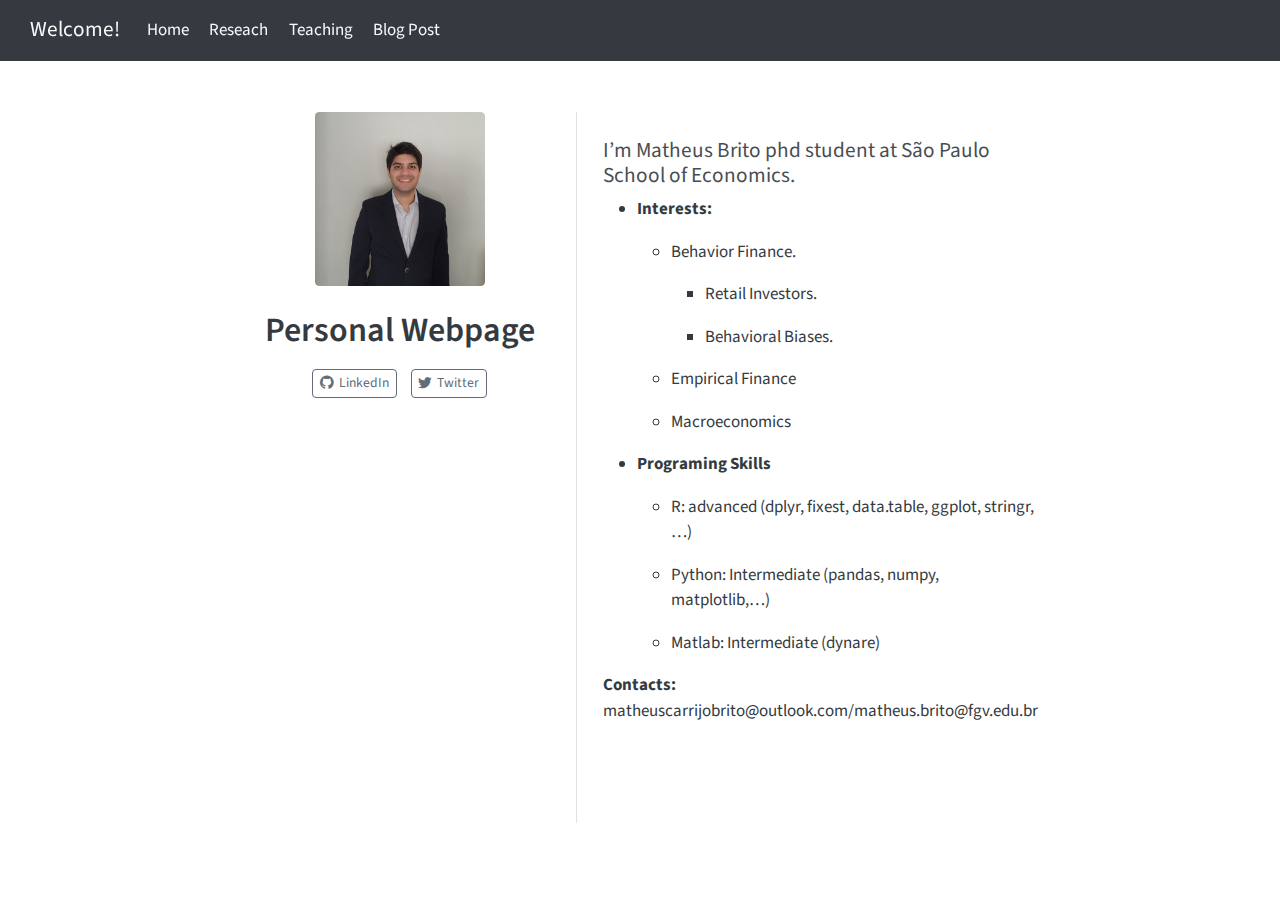
<file: docs/index.html>
<!DOCTYPE html>
<html xmlns="http://www.w3.org/1999/xhtml" lang="en" xml:lang="en"><head>

<meta charset="utf-8">
<meta name="generator" content="quarto-1.5.4">

<meta name="viewport" content="width=device-width, initial-scale=1.0, user-scalable=yes">


<title>Welcome! – Personal Webpage</title>
<style>
code{white-space: pre-wrap;}
span.smallcaps{font-variant: small-caps;}
div.columns{display: flex; gap: min(4vw, 1.5em);}
div.column{flex: auto; overflow-x: auto;}
div.hanging-indent{margin-left: 1.5em; text-indent: -1.5em;}
ul.task-list{list-style: none;}
ul.task-list li input[type="checkbox"] {
  width: 0.8em;
  margin: 0 0.8em 0.2em -1em; /* quarto-specific, see https://github.com/quarto-dev/quarto-cli/issues/4556 */ 
  vertical-align: middle;
}
</style>


<script src="site_libs/quarto-nav/quarto-nav.js"></script>
<script src="site_libs/quarto-nav/headroom.min.js"></script>
<script src="site_libs/clipboard/clipboard.min.js"></script>
<script src="site_libs/quarto-html/quarto.js"></script>
<script src="site_libs/quarto-html/popper.min.js"></script>
<script src="site_libs/quarto-html/tippy.umd.min.js"></script>
<link href="site_libs/quarto-html/tippy.css" rel="stylesheet">
<link href="site_libs/quarto-html/quarto-syntax-highlighting.css" rel="stylesheet" id="quarto-text-highlighting-styles">
<script src="site_libs/bootstrap/bootstrap.min.js"></script>
<link href="site_libs/bootstrap/bootstrap-icons.css" rel="stylesheet">
<link href="site_libs/bootstrap/bootstrap.min.css" rel="stylesheet" id="quarto-bootstrap" data-mode="light">
<script id="quarto-search-options" type="application/json">{
  "language": {
    "search-no-results-text": "No results",
    "search-matching-documents-text": "matching documents",
    "search-copy-link-title": "Copy link to search",
    "search-hide-matches-text": "Hide additional matches",
    "search-more-match-text": "more match in this document",
    "search-more-matches-text": "more matches in this document",
    "search-clear-button-title": "Clear",
    "search-text-placeholder": "",
    "search-detached-cancel-button-title": "Cancel",
    "search-submit-button-title": "Submit",
    "search-label": "Search"
  }
}</script>


<link rel="stylesheet" href="styles.css">
</head>

<body class="nav-fixed fullcontent">

<div id="quarto-search-results"></div>
  <header id="quarto-header" class="headroom fixed-top">
    <nav class="navbar navbar-expand-lg " data-bs-theme="dark">
      <div class="navbar-container container-fluid">
      <div class="navbar-brand-container mx-auto">
    <a class="navbar-brand" href="./index.html">
    <span class="navbar-title">Welcome!</span>
    </a>
  </div>
          <button class="navbar-toggler" type="button" data-bs-toggle="collapse" data-bs-target="#navbarCollapse" aria-controls="navbarCollapse" aria-expanded="false" aria-label="Toggle navigation" onclick="if (window.quartoToggleHeadroom) { window.quartoToggleHeadroom(); }">
  <span class="navbar-toggler-icon"></span>
</button>
          <div class="collapse navbar-collapse" id="navbarCollapse">
            <ul class="navbar-nav navbar-nav-scroll me-auto">
  <li class="nav-item">
    <a class="nav-link" href="./about.html"> 
<span class="menu-text">Home</span></a>
  </li>  
  <li class="nav-item">
    <a class="nav-link" href="./research.html"> 
<span class="menu-text">Reseach</span></a>
  </li>  
  <li class="nav-item">
    <a class="nav-link" href="./teaching.html"> 
<span class="menu-text">Teaching</span></a>
  </li>  
  <li class="nav-item">
    <a class="nav-link" href="./blog_post.html"> 
<span class="menu-text">Blog Post</span></a>
  </li>  
</ul>
          </div> <!-- /navcollapse -->
          <div class="quarto-navbar-tools">
</div>
      </div> <!-- /container-fluid -->
    </nav>
</header>
<!-- content -->
<div id="quarto-content" class="quarto-container page-columns page-rows-contents page-layout-article page-navbar">
<!-- sidebar -->
<!-- margin-sidebar -->
    
<!-- main -->
<div class="quarto-about-trestles content">
  <div class="about-entity">
    <img src="img/foto_perfil.jpg" class="about-image
  rounded " style="width: 10em;">
<header id="title-block-header" class="quarto-title-block default">
<div class="quarto-title">
<h1 class="title">Personal Webpage</h1>
</div>
<div class="quarto-title-meta">
  </div>
</header>
    <div class="about-links">
  <a href="https://www.linkedin.com/in/matheus-carrijo-de-brito-1287539b" class="about-link" rel="" target="">
    <i class="bi bi-github"></i>
     <span class="about-link-text">LinkedIn</span>
  </a>
  <a href="https://twitter.com/CarrijoBrito" class="about-link" rel="" target="">
    <i class="bi bi-twitter"></i>
     <span class="about-link-text">Twitter</span>
  </a>
</div>
  </div>
  <div class="about-contents"><main class="content" id="quarto-document-content">
<section id="im-matheus-brito-phd-student-at-são-paulo-school-of-economics." class="level4">
<h4 data-anchor-id="im-matheus-brito-phd-student-at-são-paulo-school-of-economics.">I’m Matheus Brito phd student at São Paulo School of Economics.</h4>
<ul>
<li><p><strong>Interests:</strong></p>
<ul>
<li><p>Behavior Finance.</p>
<ul>
<li><p>Retail Investors.</p></li>
<li><p>Behavioral Biases.</p></li>
</ul></li>
<li><p>Empirical Finance</p></li>
<li><p>Macroeconomics</p></li>
</ul></li>
<li><p><strong>Programing Skills</strong></p>
<ul>
<li><p>R: advanced (dplyr, fixest, data.table, ggplot, stringr, …)</p></li>
<li><p>Python: Intermediate (pandas, numpy, matplotlib,…)</p></li>
<li><p>Matlab: Intermediate (dynare)</p></li>
</ul></li>
</ul>
<p><strong>Contacts:</strong> matheuscarrijobrito@outlook.com/matheus.brito@fgv.edu.br</p>


</section>
</main></div>
</div>
 <!-- /main -->
<script id="quarto-html-after-body" type="application/javascript">
window.document.addEventListener("DOMContentLoaded", function (event) {
  const toggleBodyColorMode = (bsSheetEl) => {
    const mode = bsSheetEl.getAttribute("data-mode");
    const bodyEl = window.document.querySelector("body");
    if (mode === "dark") {
      bodyEl.classList.add("quarto-dark");
      bodyEl.classList.remove("quarto-light");
    } else {
      bodyEl.classList.add("quarto-light");
      bodyEl.classList.remove("quarto-dark");
    }
  }
  const toggleBodyColorPrimary = () => {
    const bsSheetEl = window.document.querySelector("link#quarto-bootstrap");
    if (bsSheetEl) {
      toggleBodyColorMode(bsSheetEl);
    }
  }
  toggleBodyColorPrimary();  
  const isCodeAnnotation = (el) => {
    for (const clz of el.classList) {
      if (clz.startsWith('code-annotation-')) {                     
        return true;
      }
    }
    return false;
  }
  const clipboard = new window.ClipboardJS('.code-copy-button', {
    text: function(trigger) {
      const codeEl = trigger.previousElementSibling.cloneNode(true);
      for (const childEl of codeEl.children) {
        if (isCodeAnnotation(childEl)) {
          childEl.remove();
        }
      }
      return codeEl.innerText;
    }
  });
  clipboard.on('success', function(e) {
    // button target
    const button = e.trigger;
    // don't keep focus
    button.blur();
    // flash "checked"
    button.classList.add('code-copy-button-checked');
    var currentTitle = button.getAttribute("title");
    button.setAttribute("title", "Copied!");
    let tooltip;
    if (window.bootstrap) {
      button.setAttribute("data-bs-toggle", "tooltip");
      button.setAttribute("data-bs-placement", "left");
      button.setAttribute("data-bs-title", "Copied!");
      tooltip = new bootstrap.Tooltip(button, 
        { trigger: "manual", 
          customClass: "code-copy-button-tooltip",
          offset: [0, -8]});
      tooltip.show();    
    }
    setTimeout(function() {
      if (tooltip) {
        tooltip.hide();
        button.removeAttribute("data-bs-title");
        button.removeAttribute("data-bs-toggle");
        button.removeAttribute("data-bs-placement");
      }
      button.setAttribute("title", currentTitle);
      button.classList.remove('code-copy-button-checked');
    }, 1000);
    // clear code selection
    e.clearSelection();
  });
  function tippyHover(el, contentFn, onTriggerFn, onUntriggerFn) {
    const config = {
      allowHTML: true,
      maxWidth: 500,
      delay: 100,
      arrow: false,
      appendTo: function(el) {
          return el.parentElement;
      },
      interactive: true,
      interactiveBorder: 10,
      theme: 'quarto',
      placement: 'bottom-start',
    };
    if (contentFn) {
      config.content = contentFn;
    }
    if (onTriggerFn) {
      config.onTrigger = onTriggerFn;
    }
    if (onUntriggerFn) {
      config.onUntrigger = onUntriggerFn;
    }
    window.tippy(el, config); 
  }
  const noterefs = window.document.querySelectorAll('a[role="doc-noteref"]');
  for (var i=0; i<noterefs.length; i++) {
    const ref = noterefs[i];
    tippyHover(ref, function() {
      // use id or data attribute instead here
      let href = ref.getAttribute('data-footnote-href') || ref.getAttribute('href');
      try { href = new URL(href).hash; } catch {}
      const id = href.replace(/^#\/?/, "");
      const note = window.document.getElementById(id);
      return note.innerHTML;
    });
  }
  const xrefs = window.document.querySelectorAll('a.quarto-xref');
  const processXRef = (id, note) => {
    // Strip column container classes
    const stripColumnClz = (el) => {
      el.classList.remove("page-full", "page-columns");
      if (el.children) {
        for (const child of el.children) {
          stripColumnClz(child);
        }
      }
    }
    stripColumnClz(note)
    if (id === null || id.startsWith('sec-')) {
      // Special case sections, only their first couple elements
      const container = document.createElement("div");
      if (note.children && note.children.length > 2) {
        container.appendChild(note.children[0].cloneNode(true));
        for (let i = 1; i < note.children.length; i++) {
          const child = note.children[i];
          if (child.tagName === "P" && child.innerText === "") {
            continue;
          } else {
            container.appendChild(child.cloneNode(true));
            break;
          }
        }
        if (window.Quarto?.typesetMath) {
          window.Quarto.typesetMath(container);
        }
        return container.innerHTML
      } else {
        if (window.Quarto?.typesetMath) {
          window.Quarto.typesetMath(note);
        }
        return note.innerHTML;
      }
    } else {
      // Remove any anchor links if they are present
      const anchorLink = note.querySelector('a.anchorjs-link');
      if (anchorLink) {
        anchorLink.remove();
      }
      if (window.Quarto?.typesetMath) {
        window.Quarto.typesetMath(note);
      }
      // TODO in 1.5, we should make sure this works without a callout special case
      if (note.classList.contains("callout")) {
        return note.outerHTML;
      } else {
        return note.innerHTML;
      }
    }
  }
  for (var i=0; i<xrefs.length; i++) {
    const xref = xrefs[i];
    tippyHover(xref, undefined, function(instance) {
      instance.disable();
      let url = xref.getAttribute('href');
      let hash = undefined; 
      if (url.startsWith('#')) {
        hash = url;
      } else {
        try { hash = new URL(url).hash; } catch {}
      }
      if (hash) {
        const id = hash.replace(/^#\/?/, "");
        const note = window.document.getElementById(id);
        if (note !== null) {
          try {
            const html = processXRef(id, note.cloneNode(true));
            instance.setContent(html);
          } finally {
            instance.enable();
            instance.show();
          }
        } else {
          // See if we can fetch this
          fetch(url.split('#')[0])
          .then(res => res.text())
          .then(html => {
            const parser = new DOMParser();
            const htmlDoc = parser.parseFromString(html, "text/html");
            const note = htmlDoc.getElementById(id);
            if (note !== null) {
              const html = processXRef(id, note);
              instance.setContent(html);
            } 
          }).finally(() => {
            instance.enable();
            instance.show();
          });
        }
      } else {
        // See if we can fetch a full url (with no hash to target)
        // This is a special case and we should probably do some content thinning / targeting
        fetch(url)
        .then(res => res.text())
        .then(html => {
          const parser = new DOMParser();
          const htmlDoc = parser.parseFromString(html, "text/html");
          const note = htmlDoc.querySelector('main.content');
          if (note !== null) {
            // This should only happen for chapter cross references
            // (since there is no id in the URL)
            // remove the first header
            if (note.children.length > 0 && note.children[0].tagName === "HEADER") {
              note.children[0].remove();
            }
            const html = processXRef(null, note);
            instance.setContent(html);
          } 
        }).finally(() => {
          instance.enable();
          instance.show();
        });
      }
    }, function(instance) {
    });
  }
      let selectedAnnoteEl;
      const selectorForAnnotation = ( cell, annotation) => {
        let cellAttr = 'data-code-cell="' + cell + '"';
        let lineAttr = 'data-code-annotation="' +  annotation + '"';
        const selector = 'span[' + cellAttr + '][' + lineAttr + ']';
        return selector;
      }
      const selectCodeLines = (annoteEl) => {
        const doc = window.document;
        const targetCell = annoteEl.getAttribute("data-target-cell");
        const targetAnnotation = annoteEl.getAttribute("data-target-annotation");
        const annoteSpan = window.document.querySelector(selectorForAnnotation(targetCell, targetAnnotation));
        const lines = annoteSpan.getAttribute("data-code-lines").split(",");
        const lineIds = lines.map((line) => {
          return targetCell + "-" + line;
        })
        let top = null;
        let height = null;
        let parent = null;
        if (lineIds.length > 0) {
            //compute the position of the single el (top and bottom and make a div)
            const el = window.document.getElementById(lineIds[0]);
            top = el.offsetTop;
            height = el.offsetHeight;
            parent = el.parentElement.parentElement;
          if (lineIds.length > 1) {
            const lastEl = window.document.getElementById(lineIds[lineIds.length - 1]);
            const bottom = lastEl.offsetTop + lastEl.offsetHeight;
            height = bottom - top;
          }
          if (top !== null && height !== null && parent !== null) {
            // cook up a div (if necessary) and position it 
            let div = window.document.getElementById("code-annotation-line-highlight");
            if (div === null) {
              div = window.document.createElement("div");
              div.setAttribute("id", "code-annotation-line-highlight");
              div.style.position = 'absolute';
              parent.appendChild(div);
            }
            div.style.top = top - 2 + "px";
            div.style.height = height + 4 + "px";
            div.style.left = 0;
            let gutterDiv = window.document.getElementById("code-annotation-line-highlight-gutter");
            if (gutterDiv === null) {
              gutterDiv = window.document.createElement("div");
              gutterDiv.setAttribute("id", "code-annotation-line-highlight-gutter");
              gutterDiv.style.position = 'absolute';
              const codeCell = window.document.getElementById(targetCell);
              const gutter = codeCell.querySelector('.code-annotation-gutter');
              gutter.appendChild(gutterDiv);
            }
            gutterDiv.style.top = top - 2 + "px";
            gutterDiv.style.height = height + 4 + "px";
          }
          selectedAnnoteEl = annoteEl;
        }
      };
      const unselectCodeLines = () => {
        const elementsIds = ["code-annotation-line-highlight", "code-annotation-line-highlight-gutter"];
        elementsIds.forEach((elId) => {
          const div = window.document.getElementById(elId);
          if (div) {
            div.remove();
          }
        });
        selectedAnnoteEl = undefined;
      };
        // Handle positioning of the toggle
    window.addEventListener(
      "resize",
      throttle(() => {
        elRect = undefined;
        if (selectedAnnoteEl) {
          selectCodeLines(selectedAnnoteEl);
        }
      }, 10)
    );
    function throttle(fn, ms) {
    let throttle = false;
    let timer;
      return (...args) => {
        if(!throttle) { // first call gets through
            fn.apply(this, args);
            throttle = true;
        } else { // all the others get throttled
            if(timer) clearTimeout(timer); // cancel #2
            timer = setTimeout(() => {
              fn.apply(this, args);
              timer = throttle = false;
            }, ms);
        }
      };
    }
      // Attach click handler to the DT
      const annoteDls = window.document.querySelectorAll('dt[data-target-cell]');
      for (const annoteDlNode of annoteDls) {
        annoteDlNode.addEventListener('click', (event) => {
          const clickedEl = event.target;
          if (clickedEl !== selectedAnnoteEl) {
            unselectCodeLines();
            const activeEl = window.document.querySelector('dt[data-target-cell].code-annotation-active');
            if (activeEl) {
              activeEl.classList.remove('code-annotation-active');
            }
            selectCodeLines(clickedEl);
            clickedEl.classList.add('code-annotation-active');
          } else {
            // Unselect the line
            unselectCodeLines();
            clickedEl.classList.remove('code-annotation-active');
          }
        });
      }
  const findCites = (el) => {
    const parentEl = el.parentElement;
    if (parentEl) {
      const cites = parentEl.dataset.cites;
      if (cites) {
        return {
          el,
          cites: cites.split(' ')
        };
      } else {
        return findCites(el.parentElement)
      }
    } else {
      return undefined;
    }
  };
  var bibliorefs = window.document.querySelectorAll('a[role="doc-biblioref"]');
  for (var i=0; i<bibliorefs.length; i++) {
    const ref = bibliorefs[i];
    const citeInfo = findCites(ref);
    if (citeInfo) {
      tippyHover(citeInfo.el, function() {
        var popup = window.document.createElement('div');
        citeInfo.cites.forEach(function(cite) {
          var citeDiv = window.document.createElement('div');
          citeDiv.classList.add('hanging-indent');
          citeDiv.classList.add('csl-entry');
          var biblioDiv = window.document.getElementById('ref-' + cite);
          if (biblioDiv) {
            citeDiv.innerHTML = biblioDiv.innerHTML;
          }
          popup.appendChild(citeDiv);
        });
        return popup.innerHTML;
      });
    }
  }
});
</script>
</div> <!-- /content -->




</body></html>
</file>
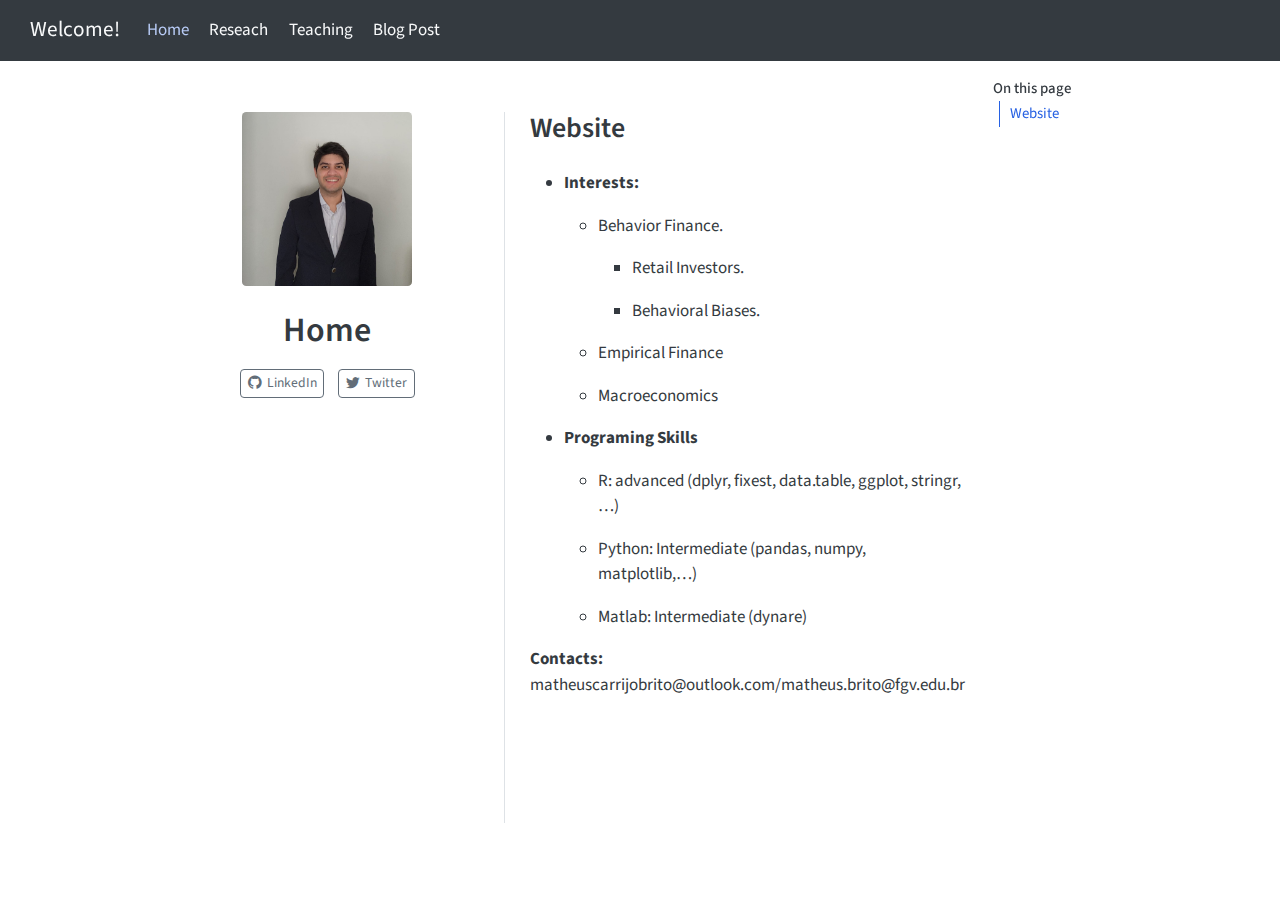
<file: docs/about.html>
<!DOCTYPE html>
<html xmlns="http://www.w3.org/1999/xhtml" lang="en" xml:lang="en"><head>

<meta charset="utf-8">
<meta name="generator" content="quarto-1.5.4">

<meta name="viewport" content="width=device-width, initial-scale=1.0, user-scalable=yes">


<title>Welcome! – Home</title>
<style>
code{white-space: pre-wrap;}
span.smallcaps{font-variant: small-caps;}
div.columns{display: flex; gap: min(4vw, 1.5em);}
div.column{flex: auto; overflow-x: auto;}
div.hanging-indent{margin-left: 1.5em; text-indent: -1.5em;}
ul.task-list{list-style: none;}
ul.task-list li input[type="checkbox"] {
  width: 0.8em;
  margin: 0 0.8em 0.2em -1em; /* quarto-specific, see https://github.com/quarto-dev/quarto-cli/issues/4556 */ 
  vertical-align: middle;
}
</style>


<script src="site_libs/quarto-nav/quarto-nav.js"></script>
<script src="site_libs/quarto-nav/headroom.min.js"></script>
<script src="site_libs/clipboard/clipboard.min.js"></script>
<script src="site_libs/quarto-html/quarto.js"></script>
<script src="site_libs/quarto-html/popper.min.js"></script>
<script src="site_libs/quarto-html/tippy.umd.min.js"></script>
<link href="site_libs/quarto-html/tippy.css" rel="stylesheet">
<link href="site_libs/quarto-html/quarto-syntax-highlighting.css" rel="stylesheet" id="quarto-text-highlighting-styles">
<script src="site_libs/bootstrap/bootstrap.min.js"></script>
<link href="site_libs/bootstrap/bootstrap-icons.css" rel="stylesheet">
<link href="site_libs/bootstrap/bootstrap.min.css" rel="stylesheet" id="quarto-bootstrap" data-mode="light">
<script id="quarto-search-options" type="application/json">{
  "language": {
    "search-no-results-text": "No results",
    "search-matching-documents-text": "matching documents",
    "search-copy-link-title": "Copy link to search",
    "search-hide-matches-text": "Hide additional matches",
    "search-more-match-text": "more match in this document",
    "search-more-matches-text": "more matches in this document",
    "search-clear-button-title": "Clear",
    "search-text-placeholder": "",
    "search-detached-cancel-button-title": "Cancel",
    "search-submit-button-title": "Submit",
    "search-label": "Search"
  }
}</script>


<link rel="stylesheet" href="styles.css">
</head>

<body class="nav-fixed">

<div id="quarto-search-results"></div>
  <header id="quarto-header" class="headroom fixed-top">
    <nav class="navbar navbar-expand-lg " data-bs-theme="dark">
      <div class="navbar-container container-fluid">
      <div class="navbar-brand-container mx-auto">
    <a class="navbar-brand" href="./index.html">
    <span class="navbar-title">Welcome!</span>
    </a>
  </div>
          <button class="navbar-toggler" type="button" data-bs-toggle="collapse" data-bs-target="#navbarCollapse" aria-controls="navbarCollapse" aria-expanded="false" aria-label="Toggle navigation" onclick="if (window.quartoToggleHeadroom) { window.quartoToggleHeadroom(); }">
  <span class="navbar-toggler-icon"></span>
</button>
          <div class="collapse navbar-collapse" id="navbarCollapse">
            <ul class="navbar-nav navbar-nav-scroll me-auto">
  <li class="nav-item">
    <a class="nav-link active" href="./about.html" aria-current="page"> 
<span class="menu-text">Home</span></a>
  </li>  
  <li class="nav-item">
    <a class="nav-link" href="./research.html"> 
<span class="menu-text">Reseach</span></a>
  </li>  
  <li class="nav-item">
    <a class="nav-link" href="./teaching.html"> 
<span class="menu-text">Teaching</span></a>
  </li>  
  <li class="nav-item">
    <a class="nav-link" href="./blog_post.html"> 
<span class="menu-text">Blog Post</span></a>
  </li>  
</ul>
          </div> <!-- /navcollapse -->
          <div class="quarto-navbar-tools">
</div>
      </div> <!-- /container-fluid -->
    </nav>
</header>
<!-- content -->
<div id="quarto-content" class="quarto-container page-columns page-rows-contents page-layout-article page-navbar">
<!-- sidebar -->
<!-- margin-sidebar -->
    <div id="quarto-margin-sidebar" class="sidebar margin-sidebar">
        <nav id="TOC" role="doc-toc" class="toc-active">
    <h2 id="toc-title">On this page</h2>
  <ul>
  <li><a href="#website" id="toc-website" class="nav-link active" data-scroll-target="#website">Website</a></li>
  </ul>
</nav>
    </div>
<!-- main -->
<div class="quarto-about-trestles content">
  <div class="about-entity">
    <img src="img/foto_perfil.jpg" class="about-image
  rounded " style="width: 10em;">
<header id="title-block-header" class="quarto-title-block default">
<div class="quarto-title">
<h1 class="title">Home</h1>
</div>
<div class="quarto-title-meta">
  </div>
</header>
    <div class="about-links">
  <a href="https://www.linkedin.com/in/matheus-carrijo-de-brito-1287539b" class="about-link" rel="" target="">
    <i class="bi bi-github"></i>
     <span class="about-link-text">LinkedIn</span>
  </a>
  <a href="https://twitter.com/CarrijoBrito" class="about-link" rel="" target="">
    <i class="bi bi-twitter"></i>
     <span class="about-link-text">Twitter</span>
  </a>
</div>
  </div>
  <div class="about-contents"><main class="content" id="quarto-document-content">

<section id="website" class="level2">
<h2 data-anchor-id="website">Website</h2>
<ul>
<li><p><strong>Interests:</strong></p>
<ul>
<li><p>Behavior Finance.</p>
<ul>
<li><p>Retail Investors.</p></li>
<li><p>Behavioral Biases.</p></li>
</ul></li>
<li><p>Empirical Finance</p></li>
<li><p>Macroeconomics</p></li>
</ul></li>
<li><p><strong>Programing Skills</strong></p>
<ul>
<li><p>R: advanced (dplyr, fixest, data.table, ggplot, stringr, …)</p></li>
<li><p>Python: Intermediate (pandas, numpy, matplotlib,…)</p></li>
<li><p>Matlab: Intermediate (dynare)</p></li>
</ul></li>
</ul>
<p><strong>Contacts:</strong> matheuscarrijobrito@outlook.com/matheus.brito@fgv.edu.br</p>


</section>
</main></div>
</div>
 <!-- /main -->
<script id="quarto-html-after-body" type="application/javascript">
window.document.addEventListener("DOMContentLoaded", function (event) {
  const toggleBodyColorMode = (bsSheetEl) => {
    const mode = bsSheetEl.getAttribute("data-mode");
    const bodyEl = window.document.querySelector("body");
    if (mode === "dark") {
      bodyEl.classList.add("quarto-dark");
      bodyEl.classList.remove("quarto-light");
    } else {
      bodyEl.classList.add("quarto-light");
      bodyEl.classList.remove("quarto-dark");
    }
  }
  const toggleBodyColorPrimary = () => {
    const bsSheetEl = window.document.querySelector("link#quarto-bootstrap");
    if (bsSheetEl) {
      toggleBodyColorMode(bsSheetEl);
    }
  }
  toggleBodyColorPrimary();  
  const isCodeAnnotation = (el) => {
    for (const clz of el.classList) {
      if (clz.startsWith('code-annotation-')) {                     
        return true;
      }
    }
    return false;
  }
  const clipboard = new window.ClipboardJS('.code-copy-button', {
    text: function(trigger) {
      const codeEl = trigger.previousElementSibling.cloneNode(true);
      for (const childEl of codeEl.children) {
        if (isCodeAnnotation(childEl)) {
          childEl.remove();
        }
      }
      return codeEl.innerText;
    }
  });
  clipboard.on('success', function(e) {
    // button target
    const button = e.trigger;
    // don't keep focus
    button.blur();
    // flash "checked"
    button.classList.add('code-copy-button-checked');
    var currentTitle = button.getAttribute("title");
    button.setAttribute("title", "Copied!");
    let tooltip;
    if (window.bootstrap) {
      button.setAttribute("data-bs-toggle", "tooltip");
      button.setAttribute("data-bs-placement", "left");
      button.setAttribute("data-bs-title", "Copied!");
      tooltip = new bootstrap.Tooltip(button, 
        { trigger: "manual", 
          customClass: "code-copy-button-tooltip",
          offset: [0, -8]});
      tooltip.show();    
    }
    setTimeout(function() {
      if (tooltip) {
        tooltip.hide();
        button.removeAttribute("data-bs-title");
        button.removeAttribute("data-bs-toggle");
        button.removeAttribute("data-bs-placement");
      }
      button.setAttribute("title", currentTitle);
      button.classList.remove('code-copy-button-checked');
    }, 1000);
    // clear code selection
    e.clearSelection();
  });
  function tippyHover(el, contentFn, onTriggerFn, onUntriggerFn) {
    const config = {
      allowHTML: true,
      maxWidth: 500,
      delay: 100,
      arrow: false,
      appendTo: function(el) {
          return el.parentElement;
      },
      interactive: true,
      interactiveBorder: 10,
      theme: 'quarto',
      placement: 'bottom-start',
    };
    if (contentFn) {
      config.content = contentFn;
    }
    if (onTriggerFn) {
      config.onTrigger = onTriggerFn;
    }
    if (onUntriggerFn) {
      config.onUntrigger = onUntriggerFn;
    }
    window.tippy(el, config); 
  }
  const noterefs = window.document.querySelectorAll('a[role="doc-noteref"]');
  for (var i=0; i<noterefs.length; i++) {
    const ref = noterefs[i];
    tippyHover(ref, function() {
      // use id or data attribute instead here
      let href = ref.getAttribute('data-footnote-href') || ref.getAttribute('href');
      try { href = new URL(href).hash; } catch {}
      const id = href.replace(/^#\/?/, "");
      const note = window.document.getElementById(id);
      return note.innerHTML;
    });
  }
  const xrefs = window.document.querySelectorAll('a.quarto-xref');
  const processXRef = (id, note) => {
    // Strip column container classes
    const stripColumnClz = (el) => {
      el.classList.remove("page-full", "page-columns");
      if (el.children) {
        for (const child of el.children) {
          stripColumnClz(child);
        }
      }
    }
    stripColumnClz(note)
    if (id === null || id.startsWith('sec-')) {
      // Special case sections, only their first couple elements
      const container = document.createElement("div");
      if (note.children && note.children.length > 2) {
        container.appendChild(note.children[0].cloneNode(true));
        for (let i = 1; i < note.children.length; i++) {
          const child = note.children[i];
          if (child.tagName === "P" && child.innerText === "") {
            continue;
          } else {
            container.appendChild(child.cloneNode(true));
            break;
          }
        }
        if (window.Quarto?.typesetMath) {
          window.Quarto.typesetMath(container);
        }
        return container.innerHTML
      } else {
        if (window.Quarto?.typesetMath) {
          window.Quarto.typesetMath(note);
        }
        return note.innerHTML;
      }
    } else {
      // Remove any anchor links if they are present
      const anchorLink = note.querySelector('a.anchorjs-link');
      if (anchorLink) {
        anchorLink.remove();
      }
      if (window.Quarto?.typesetMath) {
        window.Quarto.typesetMath(note);
      }
      // TODO in 1.5, we should make sure this works without a callout special case
      if (note.classList.contains("callout")) {
        return note.outerHTML;
      } else {
        return note.innerHTML;
      }
    }
  }
  for (var i=0; i<xrefs.length; i++) {
    const xref = xrefs[i];
    tippyHover(xref, undefined, function(instance) {
      instance.disable();
      let url = xref.getAttribute('href');
      let hash = undefined; 
      if (url.startsWith('#')) {
        hash = url;
      } else {
        try { hash = new URL(url).hash; } catch {}
      }
      if (hash) {
        const id = hash.replace(/^#\/?/, "");
        const note = window.document.getElementById(id);
        if (note !== null) {
          try {
            const html = processXRef(id, note.cloneNode(true));
            instance.setContent(html);
          } finally {
            instance.enable();
            instance.show();
          }
        } else {
          // See if we can fetch this
          fetch(url.split('#')[0])
          .then(res => res.text())
          .then(html => {
            const parser = new DOMParser();
            const htmlDoc = parser.parseFromString(html, "text/html");
            const note = htmlDoc.getElementById(id);
            if (note !== null) {
              const html = processXRef(id, note);
              instance.setContent(html);
            } 
          }).finally(() => {
            instance.enable();
            instance.show();
          });
        }
      } else {
        // See if we can fetch a full url (with no hash to target)
        // This is a special case and we should probably do some content thinning / targeting
        fetch(url)
        .then(res => res.text())
        .then(html => {
          const parser = new DOMParser();
          const htmlDoc = parser.parseFromString(html, "text/html");
          const note = htmlDoc.querySelector('main.content');
          if (note !== null) {
            // This should only happen for chapter cross references
            // (since there is no id in the URL)
            // remove the first header
            if (note.children.length > 0 && note.children[0].tagName === "HEADER") {
              note.children[0].remove();
            }
            const html = processXRef(null, note);
            instance.setContent(html);
          } 
        }).finally(() => {
          instance.enable();
          instance.show();
        });
      }
    }, function(instance) {
    });
  }
      let selectedAnnoteEl;
      const selectorForAnnotation = ( cell, annotation) => {
        let cellAttr = 'data-code-cell="' + cell + '"';
        let lineAttr = 'data-code-annotation="' +  annotation + '"';
        const selector = 'span[' + cellAttr + '][' + lineAttr + ']';
        return selector;
      }
      const selectCodeLines = (annoteEl) => {
        const doc = window.document;
        const targetCell = annoteEl.getAttribute("data-target-cell");
        const targetAnnotation = annoteEl.getAttribute("data-target-annotation");
        const annoteSpan = window.document.querySelector(selectorForAnnotation(targetCell, targetAnnotation));
        const lines = annoteSpan.getAttribute("data-code-lines").split(",");
        const lineIds = lines.map((line) => {
          return targetCell + "-" + line;
        })
        let top = null;
        let height = null;
        let parent = null;
        if (lineIds.length > 0) {
            //compute the position of the single el (top and bottom and make a div)
            const el = window.document.getElementById(lineIds[0]);
            top = el.offsetTop;
            height = el.offsetHeight;
            parent = el.parentElement.parentElement;
          if (lineIds.length > 1) {
            const lastEl = window.document.getElementById(lineIds[lineIds.length - 1]);
            const bottom = lastEl.offsetTop + lastEl.offsetHeight;
            height = bottom - top;
          }
          if (top !== null && height !== null && parent !== null) {
            // cook up a div (if necessary) and position it 
            let div = window.document.getElementById("code-annotation-line-highlight");
            if (div === null) {
              div = window.document.createElement("div");
              div.setAttribute("id", "code-annotation-line-highlight");
              div.style.position = 'absolute';
              parent.appendChild(div);
            }
            div.style.top = top - 2 + "px";
            div.style.height = height + 4 + "px";
            div.style.left = 0;
            let gutterDiv = window.document.getElementById("code-annotation-line-highlight-gutter");
            if (gutterDiv === null) {
              gutterDiv = window.document.createElement("div");
              gutterDiv.setAttribute("id", "code-annotation-line-highlight-gutter");
              gutterDiv.style.position = 'absolute';
              const codeCell = window.document.getElementById(targetCell);
              const gutter = codeCell.querySelector('.code-annotation-gutter');
              gutter.appendChild(gutterDiv);
            }
            gutterDiv.style.top = top - 2 + "px";
            gutterDiv.style.height = height + 4 + "px";
          }
          selectedAnnoteEl = annoteEl;
        }
      };
      const unselectCodeLines = () => {
        const elementsIds = ["code-annotation-line-highlight", "code-annotation-line-highlight-gutter"];
        elementsIds.forEach((elId) => {
          const div = window.document.getElementById(elId);
          if (div) {
            div.remove();
          }
        });
        selectedAnnoteEl = undefined;
      };
        // Handle positioning of the toggle
    window.addEventListener(
      "resize",
      throttle(() => {
        elRect = undefined;
        if (selectedAnnoteEl) {
          selectCodeLines(selectedAnnoteEl);
        }
      }, 10)
    );
    function throttle(fn, ms) {
    let throttle = false;
    let timer;
      return (...args) => {
        if(!throttle) { // first call gets through
            fn.apply(this, args);
            throttle = true;
        } else { // all the others get throttled
            if(timer) clearTimeout(timer); // cancel #2
            timer = setTimeout(() => {
              fn.apply(this, args);
              timer = throttle = false;
            }, ms);
        }
      };
    }
      // Attach click handler to the DT
      const annoteDls = window.document.querySelectorAll('dt[data-target-cell]');
      for (const annoteDlNode of annoteDls) {
        annoteDlNode.addEventListener('click', (event) => {
          const clickedEl = event.target;
          if (clickedEl !== selectedAnnoteEl) {
            unselectCodeLines();
            const activeEl = window.document.querySelector('dt[data-target-cell].code-annotation-active');
            if (activeEl) {
              activeEl.classList.remove('code-annotation-active');
            }
            selectCodeLines(clickedEl);
            clickedEl.classList.add('code-annotation-active');
          } else {
            // Unselect the line
            unselectCodeLines();
            clickedEl.classList.remove('code-annotation-active');
          }
        });
      }
  const findCites = (el) => {
    const parentEl = el.parentElement;
    if (parentEl) {
      const cites = parentEl.dataset.cites;
      if (cites) {
        return {
          el,
          cites: cites.split(' ')
        };
      } else {
        return findCites(el.parentElement)
      }
    } else {
      return undefined;
    }
  };
  var bibliorefs = window.document.querySelectorAll('a[role="doc-biblioref"]');
  for (var i=0; i<bibliorefs.length; i++) {
    const ref = bibliorefs[i];
    const citeInfo = findCites(ref);
    if (citeInfo) {
      tippyHover(citeInfo.el, function() {
        var popup = window.document.createElement('div');
        citeInfo.cites.forEach(function(cite) {
          var citeDiv = window.document.createElement('div');
          citeDiv.classList.add('hanging-indent');
          citeDiv.classList.add('csl-entry');
          var biblioDiv = window.document.getElementById('ref-' + cite);
          if (biblioDiv) {
            citeDiv.innerHTML = biblioDiv.innerHTML;
          }
          popup.appendChild(citeDiv);
        });
        return popup.innerHTML;
      });
    }
  }
});
</script>
</div> <!-- /content -->




</body></html>
</file>
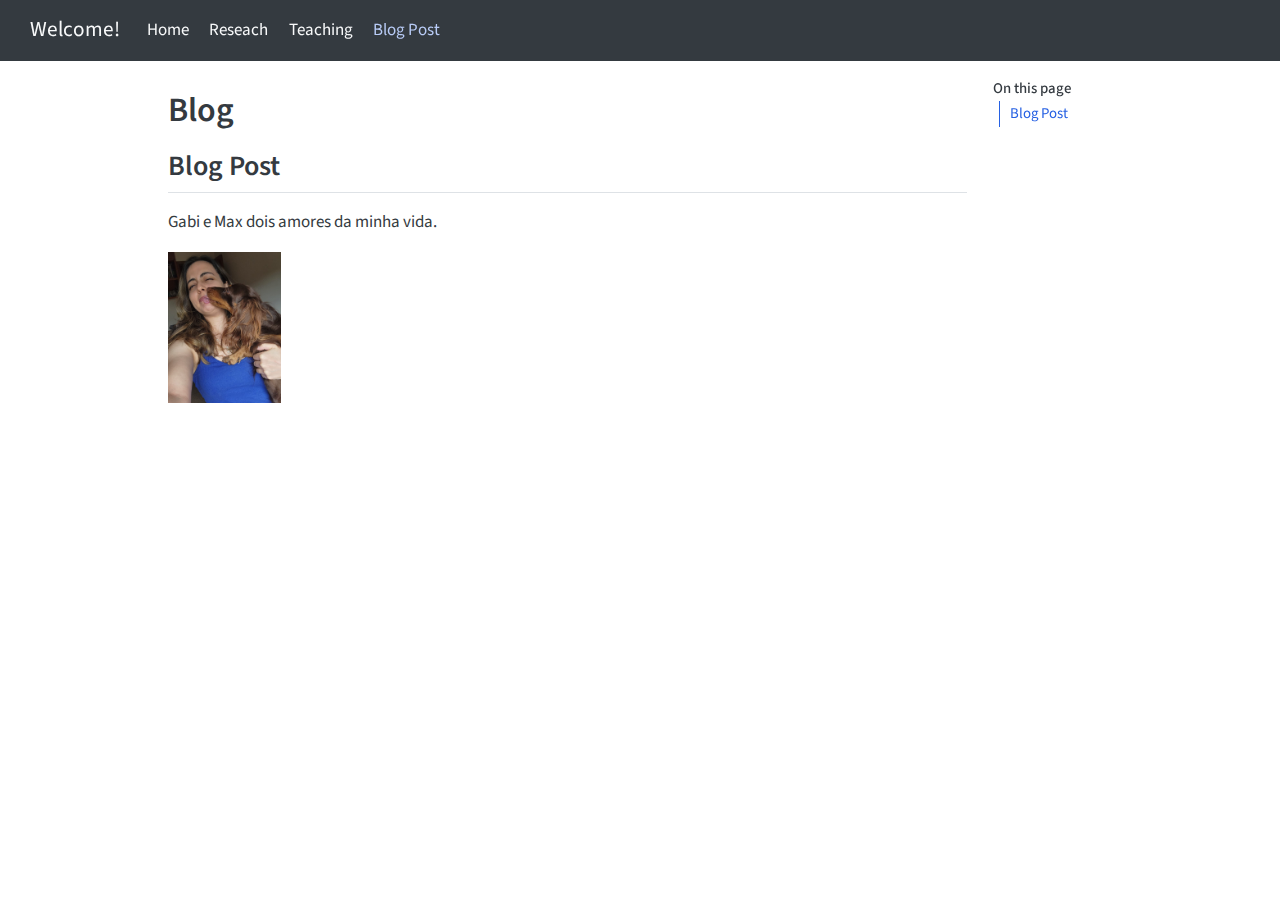
<file: docs/blog_post.html>
<!DOCTYPE html>
<html xmlns="http://www.w3.org/1999/xhtml" lang="en" xml:lang="en"><head>

<meta charset="utf-8">
<meta name="generator" content="quarto-1.5.4">

<meta name="viewport" content="width=device-width, initial-scale=1.0, user-scalable=yes">


<title>Welcome! – Blog</title>
<style>
code{white-space: pre-wrap;}
span.smallcaps{font-variant: small-caps;}
div.columns{display: flex; gap: min(4vw, 1.5em);}
div.column{flex: auto; overflow-x: auto;}
div.hanging-indent{margin-left: 1.5em; text-indent: -1.5em;}
ul.task-list{list-style: none;}
ul.task-list li input[type="checkbox"] {
  width: 0.8em;
  margin: 0 0.8em 0.2em -1em; /* quarto-specific, see https://github.com/quarto-dev/quarto-cli/issues/4556 */ 
  vertical-align: middle;
}
</style>


<script src="site_libs/quarto-nav/quarto-nav.js"></script>
<script src="site_libs/quarto-nav/headroom.min.js"></script>
<script src="site_libs/clipboard/clipboard.min.js"></script>
<script src="site_libs/quarto-html/quarto.js"></script>
<script src="site_libs/quarto-html/popper.min.js"></script>
<script src="site_libs/quarto-html/tippy.umd.min.js"></script>
<script src="site_libs/quarto-html/anchor.min.js"></script>
<link href="site_libs/quarto-html/tippy.css" rel="stylesheet">
<link href="site_libs/quarto-html/quarto-syntax-highlighting.css" rel="stylesheet" id="quarto-text-highlighting-styles">
<script src="site_libs/bootstrap/bootstrap.min.js"></script>
<link href="site_libs/bootstrap/bootstrap-icons.css" rel="stylesheet">
<link href="site_libs/bootstrap/bootstrap.min.css" rel="stylesheet" id="quarto-bootstrap" data-mode="light">
<script id="quarto-search-options" type="application/json">{
  "language": {
    "search-no-results-text": "No results",
    "search-matching-documents-text": "matching documents",
    "search-copy-link-title": "Copy link to search",
    "search-hide-matches-text": "Hide additional matches",
    "search-more-match-text": "more match in this document",
    "search-more-matches-text": "more matches in this document",
    "search-clear-button-title": "Clear",
    "search-text-placeholder": "",
    "search-detached-cancel-button-title": "Cancel",
    "search-submit-button-title": "Submit",
    "search-label": "Search"
  }
}</script>


<link rel="stylesheet" href="styles.css">
</head>

<body class="nav-fixed">

<div id="quarto-search-results"></div>
  <header id="quarto-header" class="headroom fixed-top">
    <nav class="navbar navbar-expand-lg " data-bs-theme="dark">
      <div class="navbar-container container-fluid">
      <div class="navbar-brand-container mx-auto">
    <a class="navbar-brand" href="./index.html">
    <span class="navbar-title">Welcome!</span>
    </a>
  </div>
          <button class="navbar-toggler" type="button" data-bs-toggle="collapse" data-bs-target="#navbarCollapse" aria-controls="navbarCollapse" aria-expanded="false" aria-label="Toggle navigation" onclick="if (window.quartoToggleHeadroom) { window.quartoToggleHeadroom(); }">
  <span class="navbar-toggler-icon"></span>
</button>
          <div class="collapse navbar-collapse" id="navbarCollapse">
            <ul class="navbar-nav navbar-nav-scroll me-auto">
  <li class="nav-item">
    <a class="nav-link" href="./about.html"> 
<span class="menu-text">Home</span></a>
  </li>  
  <li class="nav-item">
    <a class="nav-link" href="./research.html"> 
<span class="menu-text">Reseach</span></a>
  </li>  
  <li class="nav-item">
    <a class="nav-link" href="./teaching.html"> 
<span class="menu-text">Teaching</span></a>
  </li>  
  <li class="nav-item">
    <a class="nav-link active" href="./blog_post.html" aria-current="page"> 
<span class="menu-text">Blog Post</span></a>
  </li>  
</ul>
          </div> <!-- /navcollapse -->
          <div class="quarto-navbar-tools">
</div>
      </div> <!-- /container-fluid -->
    </nav>
</header>
<!-- content -->
<div id="quarto-content" class="quarto-container page-columns page-rows-contents page-layout-article page-navbar">
<!-- sidebar -->
<!-- margin-sidebar -->
    <div id="quarto-margin-sidebar" class="sidebar margin-sidebar">
        <nav id="TOC" role="doc-toc" class="toc-active">
    <h2 id="toc-title">On this page</h2>
   
  <ul>
  <li><a href="#blog-post" id="toc-blog-post" class="nav-link active" data-scroll-target="#blog-post">Blog Post</a></li>
  </ul>
</nav>
    </div>
<!-- main -->
<main class="content" id="quarto-document-content">

<header id="title-block-header" class="quarto-title-block default">
<div class="quarto-title">
<h1 class="title">Blog</h1>
</div>



<div class="quarto-title-meta">

    
  
    
  </div>
  


</header>


<section id="blog-post" class="level2">
<h2 class="anchored" data-anchor-id="blog-post">Blog Post</h2>
<p>Gabi e Max dois amores da minha vida.</p>
<p><img src="img/gabi.jpg" class="img-fluid" width="113"></p>


</section>

</main> <!-- /main -->
<script id="quarto-html-after-body" type="application/javascript">
window.document.addEventListener("DOMContentLoaded", function (event) {
  const toggleBodyColorMode = (bsSheetEl) => {
    const mode = bsSheetEl.getAttribute("data-mode");
    const bodyEl = window.document.querySelector("body");
    if (mode === "dark") {
      bodyEl.classList.add("quarto-dark");
      bodyEl.classList.remove("quarto-light");
    } else {
      bodyEl.classList.add("quarto-light");
      bodyEl.classList.remove("quarto-dark");
    }
  }
  const toggleBodyColorPrimary = () => {
    const bsSheetEl = window.document.querySelector("link#quarto-bootstrap");
    if (bsSheetEl) {
      toggleBodyColorMode(bsSheetEl);
    }
  }
  toggleBodyColorPrimary();  
  const icon = "";
  const anchorJS = new window.AnchorJS();
  anchorJS.options = {
    placement: 'right',
    icon: icon
  };
  anchorJS.add('.anchored');
  const isCodeAnnotation = (el) => {
    for (const clz of el.classList) {
      if (clz.startsWith('code-annotation-')) {                     
        return true;
      }
    }
    return false;
  }
  const clipboard = new window.ClipboardJS('.code-copy-button', {
    text: function(trigger) {
      const codeEl = trigger.previousElementSibling.cloneNode(true);
      for (const childEl of codeEl.children) {
        if (isCodeAnnotation(childEl)) {
          childEl.remove();
        }
      }
      return codeEl.innerText;
    }
  });
  clipboard.on('success', function(e) {
    // button target
    const button = e.trigger;
    // don't keep focus
    button.blur();
    // flash "checked"
    button.classList.add('code-copy-button-checked');
    var currentTitle = button.getAttribute("title");
    button.setAttribute("title", "Copied!");
    let tooltip;
    if (window.bootstrap) {
      button.setAttribute("data-bs-toggle", "tooltip");
      button.setAttribute("data-bs-placement", "left");
      button.setAttribute("data-bs-title", "Copied!");
      tooltip = new bootstrap.Tooltip(button, 
        { trigger: "manual", 
          customClass: "code-copy-button-tooltip",
          offset: [0, -8]});
      tooltip.show();    
    }
    setTimeout(function() {
      if (tooltip) {
        tooltip.hide();
        button.removeAttribute("data-bs-title");
        button.removeAttribute("data-bs-toggle");
        button.removeAttribute("data-bs-placement");
      }
      button.setAttribute("title", currentTitle);
      button.classList.remove('code-copy-button-checked');
    }, 1000);
    // clear code selection
    e.clearSelection();
  });
  function tippyHover(el, contentFn, onTriggerFn, onUntriggerFn) {
    const config = {
      allowHTML: true,
      maxWidth: 500,
      delay: 100,
      arrow: false,
      appendTo: function(el) {
          return el.parentElement;
      },
      interactive: true,
      interactiveBorder: 10,
      theme: 'quarto',
      placement: 'bottom-start',
    };
    if (contentFn) {
      config.content = contentFn;
    }
    if (onTriggerFn) {
      config.onTrigger = onTriggerFn;
    }
    if (onUntriggerFn) {
      config.onUntrigger = onUntriggerFn;
    }
    window.tippy(el, config); 
  }
  const noterefs = window.document.querySelectorAll('a[role="doc-noteref"]');
  for (var i=0; i<noterefs.length; i++) {
    const ref = noterefs[i];
    tippyHover(ref, function() {
      // use id or data attribute instead here
      let href = ref.getAttribute('data-footnote-href') || ref.getAttribute('href');
      try { href = new URL(href).hash; } catch {}
      const id = href.replace(/^#\/?/, "");
      const note = window.document.getElementById(id);
      return note.innerHTML;
    });
  }
  const xrefs = window.document.querySelectorAll('a.quarto-xref');
  const processXRef = (id, note) => {
    // Strip column container classes
    const stripColumnClz = (el) => {
      el.classList.remove("page-full", "page-columns");
      if (el.children) {
        for (const child of el.children) {
          stripColumnClz(child);
        }
      }
    }
    stripColumnClz(note)
    if (id === null || id.startsWith('sec-')) {
      // Special case sections, only their first couple elements
      const container = document.createElement("div");
      if (note.children && note.children.length > 2) {
        container.appendChild(note.children[0].cloneNode(true));
        for (let i = 1; i < note.children.length; i++) {
          const child = note.children[i];
          if (child.tagName === "P" && child.innerText === "") {
            continue;
          } else {
            container.appendChild(child.cloneNode(true));
            break;
          }
        }
        if (window.Quarto?.typesetMath) {
          window.Quarto.typesetMath(container);
        }
        return container.innerHTML
      } else {
        if (window.Quarto?.typesetMath) {
          window.Quarto.typesetMath(note);
        }
        return note.innerHTML;
      }
    } else {
      // Remove any anchor links if they are present
      const anchorLink = note.querySelector('a.anchorjs-link');
      if (anchorLink) {
        anchorLink.remove();
      }
      if (window.Quarto?.typesetMath) {
        window.Quarto.typesetMath(note);
      }
      // TODO in 1.5, we should make sure this works without a callout special case
      if (note.classList.contains("callout")) {
        return note.outerHTML;
      } else {
        return note.innerHTML;
      }
    }
  }
  for (var i=0; i<xrefs.length; i++) {
    const xref = xrefs[i];
    tippyHover(xref, undefined, function(instance) {
      instance.disable();
      let url = xref.getAttribute('href');
      let hash = undefined; 
      if (url.startsWith('#')) {
        hash = url;
      } else {
        try { hash = new URL(url).hash; } catch {}
      }
      if (hash) {
        const id = hash.replace(/^#\/?/, "");
        const note = window.document.getElementById(id);
        if (note !== null) {
          try {
            const html = processXRef(id, note.cloneNode(true));
            instance.setContent(html);
          } finally {
            instance.enable();
            instance.show();
          }
        } else {
          // See if we can fetch this
          fetch(url.split('#')[0])
          .then(res => res.text())
          .then(html => {
            const parser = new DOMParser();
            const htmlDoc = parser.parseFromString(html, "text/html");
            const note = htmlDoc.getElementById(id);
            if (note !== null) {
              const html = processXRef(id, note);
              instance.setContent(html);
            } 
          }).finally(() => {
            instance.enable();
            instance.show();
          });
        }
      } else {
        // See if we can fetch a full url (with no hash to target)
        // This is a special case and we should probably do some content thinning / targeting
        fetch(url)
        .then(res => res.text())
        .then(html => {
          const parser = new DOMParser();
          const htmlDoc = parser.parseFromString(html, "text/html");
          const note = htmlDoc.querySelector('main.content');
          if (note !== null) {
            // This should only happen for chapter cross references
            // (since there is no id in the URL)
            // remove the first header
            if (note.children.length > 0 && note.children[0].tagName === "HEADER") {
              note.children[0].remove();
            }
            const html = processXRef(null, note);
            instance.setContent(html);
          } 
        }).finally(() => {
          instance.enable();
          instance.show();
        });
      }
    }, function(instance) {
    });
  }
      let selectedAnnoteEl;
      const selectorForAnnotation = ( cell, annotation) => {
        let cellAttr = 'data-code-cell="' + cell + '"';
        let lineAttr = 'data-code-annotation="' +  annotation + '"';
        const selector = 'span[' + cellAttr + '][' + lineAttr + ']';
        return selector;
      }
      const selectCodeLines = (annoteEl) => {
        const doc = window.document;
        const targetCell = annoteEl.getAttribute("data-target-cell");
        const targetAnnotation = annoteEl.getAttribute("data-target-annotation");
        const annoteSpan = window.document.querySelector(selectorForAnnotation(targetCell, targetAnnotation));
        const lines = annoteSpan.getAttribute("data-code-lines").split(",");
        const lineIds = lines.map((line) => {
          return targetCell + "-" + line;
        })
        let top = null;
        let height = null;
        let parent = null;
        if (lineIds.length > 0) {
            //compute the position of the single el (top and bottom and make a div)
            const el = window.document.getElementById(lineIds[0]);
            top = el.offsetTop;
            height = el.offsetHeight;
            parent = el.parentElement.parentElement;
          if (lineIds.length > 1) {
            const lastEl = window.document.getElementById(lineIds[lineIds.length - 1]);
            const bottom = lastEl.offsetTop + lastEl.offsetHeight;
            height = bottom - top;
          }
          if (top !== null && height !== null && parent !== null) {
            // cook up a div (if necessary) and position it 
            let div = window.document.getElementById("code-annotation-line-highlight");
            if (div === null) {
              div = window.document.createElement("div");
              div.setAttribute("id", "code-annotation-line-highlight");
              div.style.position = 'absolute';
              parent.appendChild(div);
            }
            div.style.top = top - 2 + "px";
            div.style.height = height + 4 + "px";
            div.style.left = 0;
            let gutterDiv = window.document.getElementById("code-annotation-line-highlight-gutter");
            if (gutterDiv === null) {
              gutterDiv = window.document.createElement("div");
              gutterDiv.setAttribute("id", "code-annotation-line-highlight-gutter");
              gutterDiv.style.position = 'absolute';
              const codeCell = window.document.getElementById(targetCell);
              const gutter = codeCell.querySelector('.code-annotation-gutter');
              gutter.appendChild(gutterDiv);
            }
            gutterDiv.style.top = top - 2 + "px";
            gutterDiv.style.height = height + 4 + "px";
          }
          selectedAnnoteEl = annoteEl;
        }
      };
      const unselectCodeLines = () => {
        const elementsIds = ["code-annotation-line-highlight", "code-annotation-line-highlight-gutter"];
        elementsIds.forEach((elId) => {
          const div = window.document.getElementById(elId);
          if (div) {
            div.remove();
          }
        });
        selectedAnnoteEl = undefined;
      };
        // Handle positioning of the toggle
    window.addEventListener(
      "resize",
      throttle(() => {
        elRect = undefined;
        if (selectedAnnoteEl) {
          selectCodeLines(selectedAnnoteEl);
        }
      }, 10)
    );
    function throttle(fn, ms) {
    let throttle = false;
    let timer;
      return (...args) => {
        if(!throttle) { // first call gets through
            fn.apply(this, args);
            throttle = true;
        } else { // all the others get throttled
            if(timer) clearTimeout(timer); // cancel #2
            timer = setTimeout(() => {
              fn.apply(this, args);
              timer = throttle = false;
            }, ms);
        }
      };
    }
      // Attach click handler to the DT
      const annoteDls = window.document.querySelectorAll('dt[data-target-cell]');
      for (const annoteDlNode of annoteDls) {
        annoteDlNode.addEventListener('click', (event) => {
          const clickedEl = event.target;
          if (clickedEl !== selectedAnnoteEl) {
            unselectCodeLines();
            const activeEl = window.document.querySelector('dt[data-target-cell].code-annotation-active');
            if (activeEl) {
              activeEl.classList.remove('code-annotation-active');
            }
            selectCodeLines(clickedEl);
            clickedEl.classList.add('code-annotation-active');
          } else {
            // Unselect the line
            unselectCodeLines();
            clickedEl.classList.remove('code-annotation-active');
          }
        });
      }
  const findCites = (el) => {
    const parentEl = el.parentElement;
    if (parentEl) {
      const cites = parentEl.dataset.cites;
      if (cites) {
        return {
          el,
          cites: cites.split(' ')
        };
      } else {
        return findCites(el.parentElement)
      }
    } else {
      return undefined;
    }
  };
  var bibliorefs = window.document.querySelectorAll('a[role="doc-biblioref"]');
  for (var i=0; i<bibliorefs.length; i++) {
    const ref = bibliorefs[i];
    const citeInfo = findCites(ref);
    if (citeInfo) {
      tippyHover(citeInfo.el, function() {
        var popup = window.document.createElement('div');
        citeInfo.cites.forEach(function(cite) {
          var citeDiv = window.document.createElement('div');
          citeDiv.classList.add('hanging-indent');
          citeDiv.classList.add('csl-entry');
          var biblioDiv = window.document.getElementById('ref-' + cite);
          if (biblioDiv) {
            citeDiv.innerHTML = biblioDiv.innerHTML;
          }
          popup.appendChild(citeDiv);
        });
        return popup.innerHTML;
      });
    }
  }
});
</script>
</div> <!-- /content -->




</body></html>
</file>
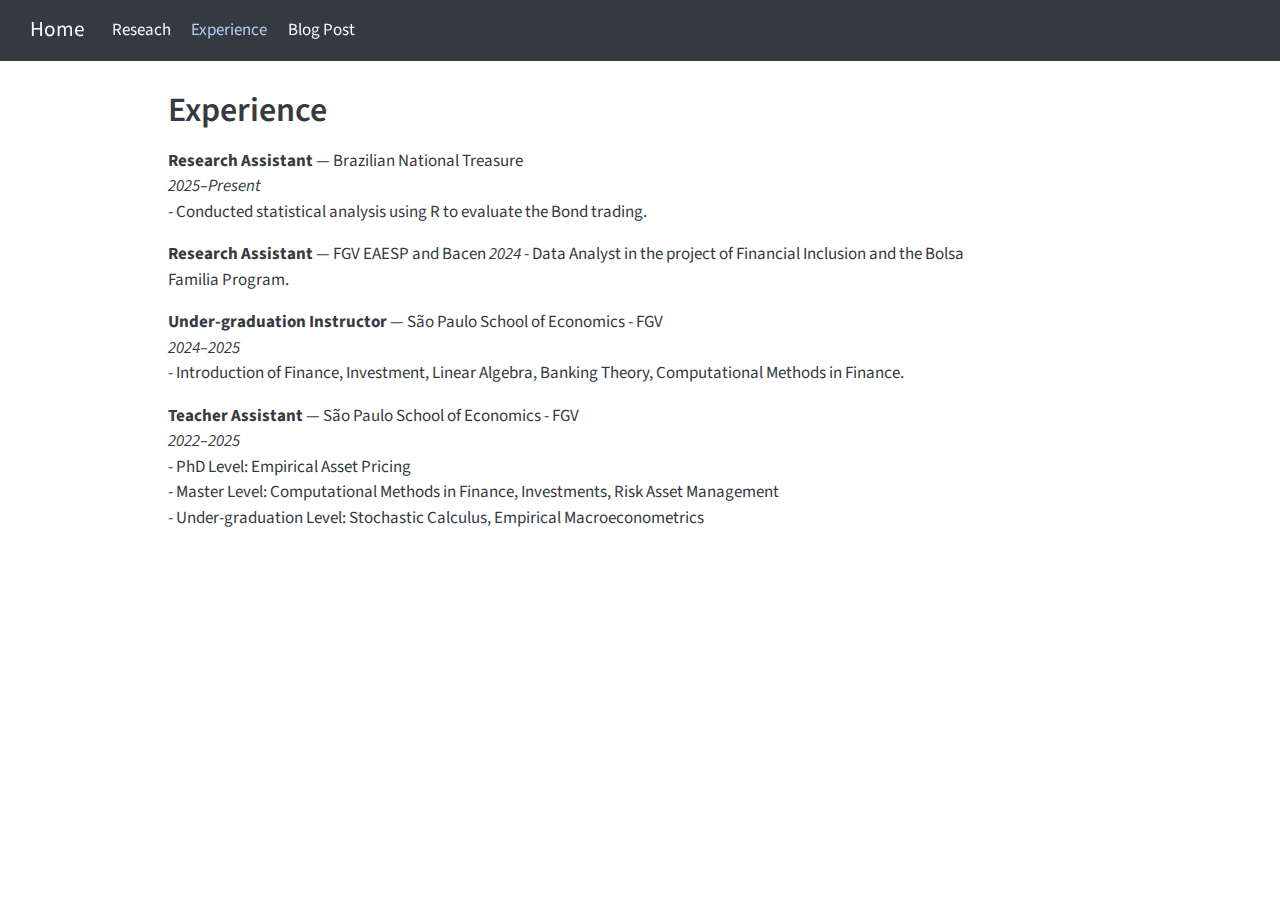
<file: docs/experience.html>
<!DOCTYPE html>
<html xmlns="http://www.w3.org/1999/xhtml" lang="en" xml:lang="en"><head>

<meta charset="utf-8">
<meta name="generator" content="quarto-1.4.552">

<meta name="viewport" content="width=device-width, initial-scale=1.0, user-scalable=yes">


<title>Home - Experience</title>
<style>
code{white-space: pre-wrap;}
span.smallcaps{font-variant: small-caps;}
div.columns{display: flex; gap: min(4vw, 1.5em);}
div.column{flex: auto; overflow-x: auto;}
div.hanging-indent{margin-left: 1.5em; text-indent: -1.5em;}
ul.task-list{list-style: none;}
ul.task-list li input[type="checkbox"] {
  width: 0.8em;
  margin: 0 0.8em 0.2em -1em; /* quarto-specific, see https://github.com/quarto-dev/quarto-cli/issues/4556 */ 
  vertical-align: middle;
}
</style>


<script src="site_libs/quarto-nav/quarto-nav.js"></script>
<script src="site_libs/quarto-nav/headroom.min.js"></script>
<script src="site_libs/clipboard/clipboard.min.js"></script>
<script src="site_libs/quarto-html/quarto.js"></script>
<script src="site_libs/quarto-html/popper.min.js"></script>
<script src="site_libs/quarto-html/tippy.umd.min.js"></script>
<script src="site_libs/quarto-html/anchor.min.js"></script>
<link href="site_libs/quarto-html/tippy.css" rel="stylesheet">
<link href="site_libs/quarto-html/quarto-syntax-highlighting.css" rel="stylesheet" id="quarto-text-highlighting-styles">
<script src="site_libs/bootstrap/bootstrap.min.js"></script>
<link href="site_libs/bootstrap/bootstrap-icons.css" rel="stylesheet">
<link href="site_libs/bootstrap/bootstrap.min.css" rel="stylesheet" id="quarto-bootstrap" data-mode="light">
<script id="quarto-search-options" type="application/json">{
  "language": {
    "search-no-results-text": "No results",
    "search-matching-documents-text": "matching documents",
    "search-copy-link-title": "Copy link to search",
    "search-hide-matches-text": "Hide additional matches",
    "search-more-match-text": "more match in this document",
    "search-more-matches-text": "more matches in this document",
    "search-clear-button-title": "Clear",
    "search-text-placeholder": "",
    "search-detached-cancel-button-title": "Cancel",
    "search-submit-button-title": "Submit",
    "search-label": "Search"
  }
}</script>


<link rel="stylesheet" href="styles.css">
</head>

<body class="nav-fixed">

<div id="quarto-search-results"></div>
  <header id="quarto-header" class="headroom fixed-top">
    <nav class="navbar navbar-expand-lg " data-bs-theme="dark">
      <div class="navbar-container container-fluid">
      <div class="navbar-brand-container mx-auto">
    <a class="navbar-brand" href="./index.html">
    <span class="navbar-title">Home</span>
    </a>
  </div>
          <button class="navbar-toggler" type="button" data-bs-toggle="collapse" data-bs-target="#navbarCollapse" aria-controls="navbarCollapse" aria-expanded="false" aria-label="Toggle navigation" onclick="if (window.quartoToggleHeadroom) { window.quartoToggleHeadroom(); }">
  <span class="navbar-toggler-icon"></span>
</button>
          <div class="collapse navbar-collapse" id="navbarCollapse">
            <ul class="navbar-nav navbar-nav-scroll me-auto">
  <li class="nav-item">
    <a class="nav-link" href="./research.html"> 
<span class="menu-text">Reseach</span></a>
  </li>  
  <li class="nav-item">
    <a class="nav-link active" href="./experience.html" aria-current="page"> 
<span class="menu-text">Experience</span></a>
  </li>  
  <li class="nav-item">
    <a class="nav-link" href="./blog_post.html"> 
<span class="menu-text">Blog Post</span></a>
  </li>  
</ul>
          </div> <!-- /navcollapse -->
          <div class="quarto-navbar-tools">
</div>
      </div> <!-- /container-fluid -->
    </nav>
</header>
<!-- content -->
<div id="quarto-content" class="quarto-container page-columns page-rows-contents page-layout-article page-navbar">
<!-- sidebar -->
<!-- margin-sidebar -->
    <div id="quarto-margin-sidebar" class="sidebar margin-sidebar">
        
    </div>
<!-- main -->
<main class="content" id="quarto-document-content">

<header id="title-block-header" class="quarto-title-block default">
<div class="quarto-title">
<h1 class="title">Experience</h1>
</div>



<div class="quarto-title-meta">

    
  
    
  </div>
  


</header>


<p><strong>Research Assistant</strong> — Brazilian National Treasure<br>
<em>2025–Present</em><br>
- Conducted statistical analysis using R to evaluate the Bond trading.</p>
<p><strong>Research Assistant</strong> — FGV EAESP and Bacen <em>2024</em> - Data Analyst in the project of Financial Inclusion and the Bolsa Familia Program.</p>
<p><strong>Under-graduation Instructor</strong> — São Paulo School of Economics - FGV<br>
<em>2024–2025</em><br>
- Introduction of Finance, Investment, Linear Algebra, Banking Theory, Computational Methods in Finance.</p>
<p><strong>Teacher Assistant</strong> — São Paulo School of Economics - FGV<br>
<em>2022–2025</em><br>
- PhD Level: Empirical Asset Pricing<br>
- Master Level: Computational Methods in Finance, Investments, Risk Asset Management<br>
- Under-graduation Level: Stochastic Calculus, Empirical Macroeconometrics</p>



</main> <!-- /main -->
<script id="quarto-html-after-body" type="application/javascript">
window.document.addEventListener("DOMContentLoaded", function (event) {
  const toggleBodyColorMode = (bsSheetEl) => {
    const mode = bsSheetEl.getAttribute("data-mode");
    const bodyEl = window.document.querySelector("body");
    if (mode === "dark") {
      bodyEl.classList.add("quarto-dark");
      bodyEl.classList.remove("quarto-light");
    } else {
      bodyEl.classList.add("quarto-light");
      bodyEl.classList.remove("quarto-dark");
    }
  }
  const toggleBodyColorPrimary = () => {
    const bsSheetEl = window.document.querySelector("link#quarto-bootstrap");
    if (bsSheetEl) {
      toggleBodyColorMode(bsSheetEl);
    }
  }
  toggleBodyColorPrimary();  
  const icon = "";
  const anchorJS = new window.AnchorJS();
  anchorJS.options = {
    placement: 'right',
    icon: icon
  };
  anchorJS.add('.anchored');
  const isCodeAnnotation = (el) => {
    for (const clz of el.classList) {
      if (clz.startsWith('code-annotation-')) {                     
        return true;
      }
    }
    return false;
  }
  const clipboard = new window.ClipboardJS('.code-copy-button', {
    text: function(trigger) {
      const codeEl = trigger.previousElementSibling.cloneNode(true);
      for (const childEl of codeEl.children) {
        if (isCodeAnnotation(childEl)) {
          childEl.remove();
        }
      }
      return codeEl.innerText;
    }
  });
  clipboard.on('success', function(e) {
    // button target
    const button = e.trigger;
    // don't keep focus
    button.blur();
    // flash "checked"
    button.classList.add('code-copy-button-checked');
    var currentTitle = button.getAttribute("title");
    button.setAttribute("title", "Copied!");
    let tooltip;
    if (window.bootstrap) {
      button.setAttribute("data-bs-toggle", "tooltip");
      button.setAttribute("data-bs-placement", "left");
      button.setAttribute("data-bs-title", "Copied!");
      tooltip = new bootstrap.Tooltip(button, 
        { trigger: "manual", 
          customClass: "code-copy-button-tooltip",
          offset: [0, -8]});
      tooltip.show();    
    }
    setTimeout(function() {
      if (tooltip) {
        tooltip.hide();
        button.removeAttribute("data-bs-title");
        button.removeAttribute("data-bs-toggle");
        button.removeAttribute("data-bs-placement");
      }
      button.setAttribute("title", currentTitle);
      button.classList.remove('code-copy-button-checked');
    }, 1000);
    // clear code selection
    e.clearSelection();
  });
    var localhostRegex = new RegExp(/^(?:http|https):\/\/localhost\:?[0-9]*\//);
    var mailtoRegex = new RegExp(/^mailto:/);
      var filterRegex = new RegExp('/' + window.location.host + '/');
    var isInternal = (href) => {
        return filterRegex.test(href) || localhostRegex.test(href) || mailtoRegex.test(href);
    }
    // Inspect non-navigation links and adorn them if external
 	var links = window.document.querySelectorAll('a[href]:not(.nav-link):not(.navbar-brand):not(.toc-action):not(.sidebar-link):not(.sidebar-item-toggle):not(.pagination-link):not(.no-external):not([aria-hidden]):not(.dropdown-item):not(.quarto-navigation-tool)');
    for (var i=0; i<links.length; i++) {
      const link = links[i];
      if (!isInternal(link.href)) {
        // undo the damage that might have been done by quarto-nav.js in the case of
        // links that we want to consider external
        if (link.dataset.originalHref !== undefined) {
          link.href = link.dataset.originalHref;
        }
      }
    }
  function tippyHover(el, contentFn, onTriggerFn, onUntriggerFn) {
    const config = {
      allowHTML: true,
      maxWidth: 500,
      delay: 100,
      arrow: false,
      appendTo: function(el) {
          return el.parentElement;
      },
      interactive: true,
      interactiveBorder: 10,
      theme: 'quarto',
      placement: 'bottom-start',
    };
    if (contentFn) {
      config.content = contentFn;
    }
    if (onTriggerFn) {
      config.onTrigger = onTriggerFn;
    }
    if (onUntriggerFn) {
      config.onUntrigger = onUntriggerFn;
    }
    window.tippy(el, config); 
  }
  const noterefs = window.document.querySelectorAll('a[role="doc-noteref"]');
  for (var i=0; i<noterefs.length; i++) {
    const ref = noterefs[i];
    tippyHover(ref, function() {
      // use id or data attribute instead here
      let href = ref.getAttribute('data-footnote-href') || ref.getAttribute('href');
      try { href = new URL(href).hash; } catch {}
      const id = href.replace(/^#\/?/, "");
      const note = window.document.getElementById(id);
      if (note) {
        return note.innerHTML;
      } else {
        return "";
      }
    });
  }
  const xrefs = window.document.querySelectorAll('a.quarto-xref');
  const processXRef = (id, note) => {
    // Strip column container classes
    const stripColumnClz = (el) => {
      el.classList.remove("page-full", "page-columns");
      if (el.children) {
        for (const child of el.children) {
          stripColumnClz(child);
        }
      }
    }
    stripColumnClz(note)
    if (id === null || id.startsWith('sec-')) {
      // Special case sections, only their first couple elements
      const container = document.createElement("div");
      if (note.children && note.children.length > 2) {
        container.appendChild(note.children[0].cloneNode(true));
        for (let i = 1; i < note.children.length; i++) {
          const child = note.children[i];
          if (child.tagName === "P" && child.innerText === "") {
            continue;
          } else {
            container.appendChild(child.cloneNode(true));
            break;
          }
        }
        if (window.Quarto?.typesetMath) {
          window.Quarto.typesetMath(container);
        }
        return container.innerHTML
      } else {
        if (window.Quarto?.typesetMath) {
          window.Quarto.typesetMath(note);
        }
        return note.innerHTML;
      }
    } else {
      // Remove any anchor links if they are present
      const anchorLink = note.querySelector('a.anchorjs-link');
      if (anchorLink) {
        anchorLink.remove();
      }
      if (window.Quarto?.typesetMath) {
        window.Quarto.typesetMath(note);
      }
      // TODO in 1.5, we should make sure this works without a callout special case
      if (note.classList.contains("callout")) {
        return note.outerHTML;
      } else {
        return note.innerHTML;
      }
    }
  }
  for (var i=0; i<xrefs.length; i++) {
    const xref = xrefs[i];
    tippyHover(xref, undefined, function(instance) {
      instance.disable();
      let url = xref.getAttribute('href');
      let hash = undefined; 
      if (url.startsWith('#')) {
        hash = url;
      } else {
        try { hash = new URL(url).hash; } catch {}
      }
      if (hash) {
        const id = hash.replace(/^#\/?/, "");
        const note = window.document.getElementById(id);
        if (note !== null) {
          try {
            const html = processXRef(id, note.cloneNode(true));
            instance.setContent(html);
          } finally {
            instance.enable();
            instance.show();
          }
        } else {
          // See if we can fetch this
          fetch(url.split('#')[0])
          .then(res => res.text())
          .then(html => {
            const parser = new DOMParser();
            const htmlDoc = parser.parseFromString(html, "text/html");
            const note = htmlDoc.getElementById(id);
            if (note !== null) {
              const html = processXRef(id, note);
              instance.setContent(html);
            } 
          }).finally(() => {
            instance.enable();
            instance.show();
          });
        }
      } else {
        // See if we can fetch a full url (with no hash to target)
        // This is a special case and we should probably do some content thinning / targeting
        fetch(url)
        .then(res => res.text())
        .then(html => {
          const parser = new DOMParser();
          const htmlDoc = parser.parseFromString(html, "text/html");
          const note = htmlDoc.querySelector('main.content');
          if (note !== null) {
            // This should only happen for chapter cross references
            // (since there is no id in the URL)
            // remove the first header
            if (note.children.length > 0 && note.children[0].tagName === "HEADER") {
              note.children[0].remove();
            }
            const html = processXRef(null, note);
            instance.setContent(html);
          } 
        }).finally(() => {
          instance.enable();
          instance.show();
        });
      }
    }, function(instance) {
    });
  }
      let selectedAnnoteEl;
      const selectorForAnnotation = ( cell, annotation) => {
        let cellAttr = 'data-code-cell="' + cell + '"';
        let lineAttr = 'data-code-annotation="' +  annotation + '"';
        const selector = 'span[' + cellAttr + '][' + lineAttr + ']';
        return selector;
      }
      const selectCodeLines = (annoteEl) => {
        const doc = window.document;
        const targetCell = annoteEl.getAttribute("data-target-cell");
        const targetAnnotation = annoteEl.getAttribute("data-target-annotation");
        const annoteSpan = window.document.querySelector(selectorForAnnotation(targetCell, targetAnnotation));
        const lines = annoteSpan.getAttribute("data-code-lines").split(",");
        const lineIds = lines.map((line) => {
          return targetCell + "-" + line;
        })
        let top = null;
        let height = null;
        let parent = null;
        if (lineIds.length > 0) {
            //compute the position of the single el (top and bottom and make a div)
            const el = window.document.getElementById(lineIds[0]);
            top = el.offsetTop;
            height = el.offsetHeight;
            parent = el.parentElement.parentElement;
          if (lineIds.length > 1) {
            const lastEl = window.document.getElementById(lineIds[lineIds.length - 1]);
            const bottom = lastEl.offsetTop + lastEl.offsetHeight;
            height = bottom - top;
          }
          if (top !== null && height !== null && parent !== null) {
            // cook up a div (if necessary) and position it 
            let div = window.document.getElementById("code-annotation-line-highlight");
            if (div === null) {
              div = window.document.createElement("div");
              div.setAttribute("id", "code-annotation-line-highlight");
              div.style.position = 'absolute';
              parent.appendChild(div);
            }
            div.style.top = top - 2 + "px";
            div.style.height = height + 4 + "px";
            div.style.left = 0;
            let gutterDiv = window.document.getElementById("code-annotation-line-highlight-gutter");
            if (gutterDiv === null) {
              gutterDiv = window.document.createElement("div");
              gutterDiv.setAttribute("id", "code-annotation-line-highlight-gutter");
              gutterDiv.style.position = 'absolute';
              const codeCell = window.document.getElementById(targetCell);
              const gutter = codeCell.querySelector('.code-annotation-gutter');
              gutter.appendChild(gutterDiv);
            }
            gutterDiv.style.top = top - 2 + "px";
            gutterDiv.style.height = height + 4 + "px";
          }
          selectedAnnoteEl = annoteEl;
        }
      };
      const unselectCodeLines = () => {
        const elementsIds = ["code-annotation-line-highlight", "code-annotation-line-highlight-gutter"];
        elementsIds.forEach((elId) => {
          const div = window.document.getElementById(elId);
          if (div) {
            div.remove();
          }
        });
        selectedAnnoteEl = undefined;
      };
        // Handle positioning of the toggle
    window.addEventListener(
      "resize",
      throttle(() => {
        elRect = undefined;
        if (selectedAnnoteEl) {
          selectCodeLines(selectedAnnoteEl);
        }
      }, 10)
    );
    function throttle(fn, ms) {
    let throttle = false;
    let timer;
      return (...args) => {
        if(!throttle) { // first call gets through
            fn.apply(this, args);
            throttle = true;
        } else { // all the others get throttled
            if(timer) clearTimeout(timer); // cancel #2
            timer = setTimeout(() => {
              fn.apply(this, args);
              timer = throttle = false;
            }, ms);
        }
      };
    }
      // Attach click handler to the DT
      const annoteDls = window.document.querySelectorAll('dt[data-target-cell]');
      for (const annoteDlNode of annoteDls) {
        annoteDlNode.addEventListener('click', (event) => {
          const clickedEl = event.target;
          if (clickedEl !== selectedAnnoteEl) {
            unselectCodeLines();
            const activeEl = window.document.querySelector('dt[data-target-cell].code-annotation-active');
            if (activeEl) {
              activeEl.classList.remove('code-annotation-active');
            }
            selectCodeLines(clickedEl);
            clickedEl.classList.add('code-annotation-active');
          } else {
            // Unselect the line
            unselectCodeLines();
            clickedEl.classList.remove('code-annotation-active');
          }
        });
      }
  const findCites = (el) => {
    const parentEl = el.parentElement;
    if (parentEl) {
      const cites = parentEl.dataset.cites;
      if (cites) {
        return {
          el,
          cites: cites.split(' ')
        };
      } else {
        return findCites(el.parentElement)
      }
    } else {
      return undefined;
    }
  };
  var bibliorefs = window.document.querySelectorAll('a[role="doc-biblioref"]');
  for (var i=0; i<bibliorefs.length; i++) {
    const ref = bibliorefs[i];
    const citeInfo = findCites(ref);
    if (citeInfo) {
      tippyHover(citeInfo.el, function() {
        var popup = window.document.createElement('div');
        citeInfo.cites.forEach(function(cite) {
          var citeDiv = window.document.createElement('div');
          citeDiv.classList.add('hanging-indent');
          citeDiv.classList.add('csl-entry');
          var biblioDiv = window.document.getElementById('ref-' + cite);
          if (biblioDiv) {
            citeDiv.innerHTML = biblioDiv.innerHTML;
          }
          popup.appendChild(citeDiv);
        });
        return popup.innerHTML;
      });
    }
  }
});
</script>
</div> <!-- /content -->




</body></html>
</file>
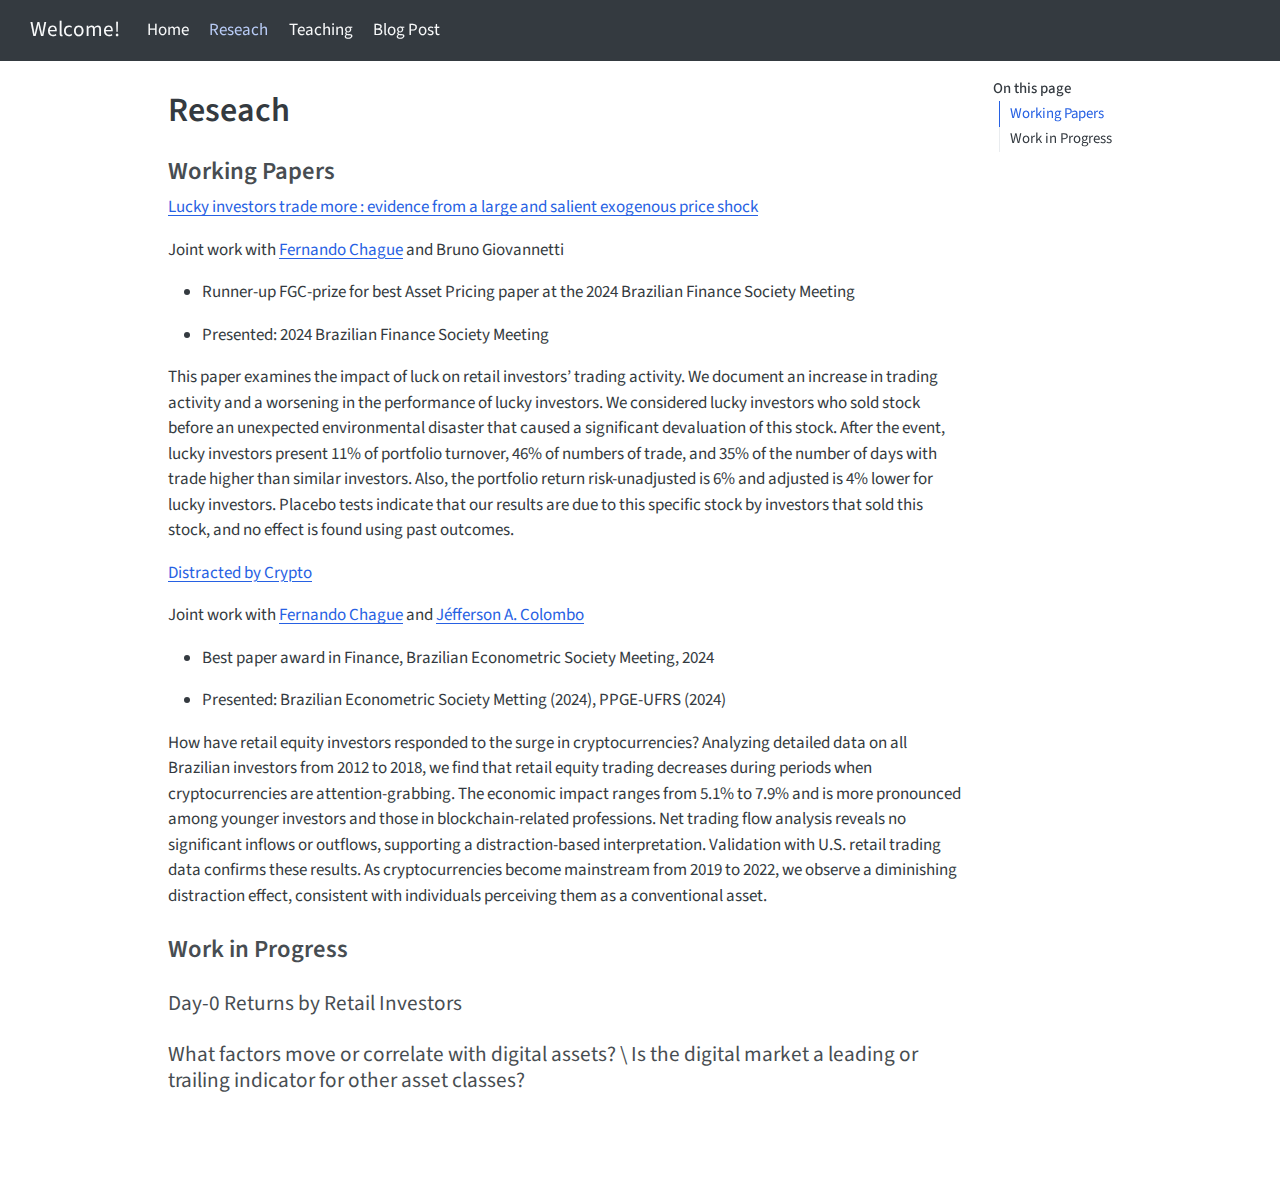
<file: docs/research.html>
<!DOCTYPE html>
<html xmlns="http://www.w3.org/1999/xhtml" lang="en" xml:lang="en"><head>

<meta charset="utf-8">
<meta name="generator" content="quarto-1.4.552">

<meta name="viewport" content="width=device-width, initial-scale=1.0, user-scalable=yes">


<title>Welcome! - Reseach</title>
<style>
code{white-space: pre-wrap;}
span.smallcaps{font-variant: small-caps;}
div.columns{display: flex; gap: min(4vw, 1.5em);}
div.column{flex: auto; overflow-x: auto;}
div.hanging-indent{margin-left: 1.5em; text-indent: -1.5em;}
ul.task-list{list-style: none;}
ul.task-list li input[type="checkbox"] {
  width: 0.8em;
  margin: 0 0.8em 0.2em -1em; /* quarto-specific, see https://github.com/quarto-dev/quarto-cli/issues/4556 */ 
  vertical-align: middle;
}
</style>


<script src="site_libs/quarto-nav/quarto-nav.js"></script>
<script src="site_libs/quarto-nav/headroom.min.js"></script>
<script src="site_libs/clipboard/clipboard.min.js"></script>
<script src="site_libs/quarto-html/quarto.js"></script>
<script src="site_libs/quarto-html/popper.min.js"></script>
<script src="site_libs/quarto-html/tippy.umd.min.js"></script>
<script src="site_libs/quarto-html/anchor.min.js"></script>
<link href="site_libs/quarto-html/tippy.css" rel="stylesheet">
<link href="site_libs/quarto-html/quarto-syntax-highlighting.css" rel="stylesheet" id="quarto-text-highlighting-styles">
<script src="site_libs/bootstrap/bootstrap.min.js"></script>
<link href="site_libs/bootstrap/bootstrap-icons.css" rel="stylesheet">
<link href="site_libs/bootstrap/bootstrap.min.css" rel="stylesheet" id="quarto-bootstrap" data-mode="light">
<script id="quarto-search-options" type="application/json">{
  "language": {
    "search-no-results-text": "No results",
    "search-matching-documents-text": "matching documents",
    "search-copy-link-title": "Copy link to search",
    "search-hide-matches-text": "Hide additional matches",
    "search-more-match-text": "more match in this document",
    "search-more-matches-text": "more matches in this document",
    "search-clear-button-title": "Clear",
    "search-text-placeholder": "",
    "search-detached-cancel-button-title": "Cancel",
    "search-submit-button-title": "Submit",
    "search-label": "Search"
  }
}</script>


<link rel="stylesheet" href="styles.css">
</head>

<body class="nav-fixed">

<div id="quarto-search-results"></div>
  <header id="quarto-header" class="headroom fixed-top">
    <nav class="navbar navbar-expand-lg " data-bs-theme="dark">
      <div class="navbar-container container-fluid">
      <div class="navbar-brand-container mx-auto">
    <a class="navbar-brand" href="./index.html">
    <span class="navbar-title">Welcome!</span>
    </a>
  </div>
          <button class="navbar-toggler" type="button" data-bs-toggle="collapse" data-bs-target="#navbarCollapse" aria-controls="navbarCollapse" aria-expanded="false" aria-label="Toggle navigation" onclick="if (window.quartoToggleHeadroom) { window.quartoToggleHeadroom(); }">
  <span class="navbar-toggler-icon"></span>
</button>
          <div class="collapse navbar-collapse" id="navbarCollapse">
            <ul class="navbar-nav navbar-nav-scroll me-auto">
  <li class="nav-item">
    <a class="nav-link" href="./about.html"> 
<span class="menu-text">Home</span></a>
  </li>  
  <li class="nav-item">
    <a class="nav-link active" href="./research.html" aria-current="page"> 
<span class="menu-text">Reseach</span></a>
  </li>  
  <li class="nav-item">
    <a class="nav-link" href="./teaching.html"> 
<span class="menu-text">Teaching</span></a>
  </li>  
  <li class="nav-item">
    <a class="nav-link" href="./blog_post.html"> 
<span class="menu-text">Blog Post</span></a>
  </li>  
</ul>
          </div> <!-- /navcollapse -->
          <div class="quarto-navbar-tools">
</div>
      </div> <!-- /container-fluid -->
    </nav>
</header>
<!-- content -->
<div id="quarto-content" class="quarto-container page-columns page-rows-contents page-layout-article page-navbar">
<!-- sidebar -->
<!-- margin-sidebar -->
    <div id="quarto-margin-sidebar" class="sidebar margin-sidebar">
        <nav id="TOC" role="doc-toc" class="toc-active">
    <h2 id="toc-title">On this page</h2>
   
  <ul>
  <li><a href="#working-papers" id="toc-working-papers" class="nav-link active" data-scroll-target="#working-papers">Working Papers</a></li>
  <li><a href="#work-in-progress" id="toc-work-in-progress" class="nav-link" data-scroll-target="#work-in-progress">Work in Progress</a></li>
  </ul>
</nav>
    </div>
<!-- main -->
<main class="content" id="quarto-document-content">

<header id="title-block-header" class="quarto-title-block default">
<div class="quarto-title">
<h1 class="title">Reseach</h1>
</div>



<div class="quarto-title-meta">

    
  
    
  </div>
  


</header>


<section id="working-papers" class="level3">
<h3 class="anchored" data-anchor-id="working-papers">Working Papers</h3>
<p><a href="https://repositorio.fgv.br/server/api/core/bitstreams/adf6634e-903b-49ae-acbb-5e1aad8c6d22/content">Lucky investors trade more : evidence from a large and salient exogenous price shock</a></p>
<p>Joint work with <a href="https://sites.google.com/site/fchague/">Fernando Chague</a> and Bruno Giovannetti</p>
<ul>
<li><p>Runner-up FGC-prize for best Asset Pricing paper at the 2024 Brazilian Finance Society Meeting</p></li>
<li><p>Presented: 2024 Brazilian Finance Society Meeting</p></li>
</ul>
<p>This paper examines the impact of luck on retail investors’ trading activity. We document an increase in trading activity and a worsening in the performance of lucky investors. We considered lucky investors who sold stock before an unexpected environmental disaster that caused a significant devaluation of this stock. After the event, lucky investors present 11% of portfolio turnover, 46% of numbers of trade, and 35% of the number of days with trade higher than similar investors. Also, the portfolio return risk-unadjusted is 6% and adjusted is 4% lower for lucky investors. Placebo tests indicate that our results are due to this specific stock by investors that sold this stock, and no effect is found using past outcomes.</p>
<p><a href="https://1drv.ms/b/s!ApUHgEaZ0FjUk9xAJSJOVxEU9xRiOw?e=i1kNLP">Distracted by Crypto</a></p>
<p>Joint work with <a href="https://sites.google.com/site/fchague/">Fernando Chague</a> and <a href="https://sites.google.com/view/jacolombo/home?authuser=0">Jéfferson A. Colombo</a></p>
<ul>
<li>Best paper award in Finance, Brazilian Econometric Society Meeting, 2024</li>
</ul>
<!-- -->
<ul>
<li>Presented: Brazilian Econometric Society Metting (2024), PPGE-UFRS (2024)</li>
</ul>
<p>How have retail equity investors responded to the surge in cryptocurrencies? Analyzing detailed data on all Brazilian investors from 2012 to 2018, we find that retail equity trading decreases during periods when cryptocurrencies are attention-grabbing. The economic impact ranges from 5.1% to 7.9% and is more pronounced among younger investors and those in blockchain-related professions. Net trading flow analysis reveals no significant inflows or outflows, supporting a distraction-based interpretation. Validation with U.S. retail trading data confirms these results. As cryptocurrencies become mainstream from 2019 to 2022, we observe a diminishing distraction effect, consistent with individuals perceiving them as a conventional asset.</p>
</section>
<section id="work-in-progress" class="level3">
<h3 class="anchored" data-anchor-id="work-in-progress">Work in Progress</h3>
<section id="day-0-returns-by-retail-investors" class="level4">
<h4 class="anchored" data-anchor-id="day-0-returns-by-retail-investors">Day-0 Returns by Retail Investors</h4>
</section>
<section id="what-factors-move-or-correlate-with-digital-assets-is-the-digital-market-a-leading-or-trailing-indicator-for-other-asset-classes" class="level4">
<h4 class="anchored" data-anchor-id="what-factors-move-or-correlate-with-digital-assets-is-the-digital-market-a-leading-or-trailing-indicator-for-other-asset-classes">What factors move or correlate with digital assets? \ Is the digital market a leading or trailing indicator for other asset classes?</h4>


</section>
</section>

</main> <!-- /main -->
<script id="quarto-html-after-body" type="application/javascript">
window.document.addEventListener("DOMContentLoaded", function (event) {
  const toggleBodyColorMode = (bsSheetEl) => {
    const mode = bsSheetEl.getAttribute("data-mode");
    const bodyEl = window.document.querySelector("body");
    if (mode === "dark") {
      bodyEl.classList.add("quarto-dark");
      bodyEl.classList.remove("quarto-light");
    } else {
      bodyEl.classList.add("quarto-light");
      bodyEl.classList.remove("quarto-dark");
    }
  }
  const toggleBodyColorPrimary = () => {
    const bsSheetEl = window.document.querySelector("link#quarto-bootstrap");
    if (bsSheetEl) {
      toggleBodyColorMode(bsSheetEl);
    }
  }
  toggleBodyColorPrimary();  
  const icon = "";
  const anchorJS = new window.AnchorJS();
  anchorJS.options = {
    placement: 'right',
    icon: icon
  };
  anchorJS.add('.anchored');
  const isCodeAnnotation = (el) => {
    for (const clz of el.classList) {
      if (clz.startsWith('code-annotation-')) {                     
        return true;
      }
    }
    return false;
  }
  const clipboard = new window.ClipboardJS('.code-copy-button', {
    text: function(trigger) {
      const codeEl = trigger.previousElementSibling.cloneNode(true);
      for (const childEl of codeEl.children) {
        if (isCodeAnnotation(childEl)) {
          childEl.remove();
        }
      }
      return codeEl.innerText;
    }
  });
  clipboard.on('success', function(e) {
    // button target
    const button = e.trigger;
    // don't keep focus
    button.blur();
    // flash "checked"
    button.classList.add('code-copy-button-checked');
    var currentTitle = button.getAttribute("title");
    button.setAttribute("title", "Copied!");
    let tooltip;
    if (window.bootstrap) {
      button.setAttribute("data-bs-toggle", "tooltip");
      button.setAttribute("data-bs-placement", "left");
      button.setAttribute("data-bs-title", "Copied!");
      tooltip = new bootstrap.Tooltip(button, 
        { trigger: "manual", 
          customClass: "code-copy-button-tooltip",
          offset: [0, -8]});
      tooltip.show();    
    }
    setTimeout(function() {
      if (tooltip) {
        tooltip.hide();
        button.removeAttribute("data-bs-title");
        button.removeAttribute("data-bs-toggle");
        button.removeAttribute("data-bs-placement");
      }
      button.setAttribute("title", currentTitle);
      button.classList.remove('code-copy-button-checked');
    }, 1000);
    // clear code selection
    e.clearSelection();
  });
    var localhostRegex = new RegExp(/^(?:http|https):\/\/localhost\:?[0-9]*\//);
    var mailtoRegex = new RegExp(/^mailto:/);
      var filterRegex = new RegExp('/' + window.location.host + '/');
    var isInternal = (href) => {
        return filterRegex.test(href) || localhostRegex.test(href) || mailtoRegex.test(href);
    }
    // Inspect non-navigation links and adorn them if external
 	var links = window.document.querySelectorAll('a[href]:not(.nav-link):not(.navbar-brand):not(.toc-action):not(.sidebar-link):not(.sidebar-item-toggle):not(.pagination-link):not(.no-external):not([aria-hidden]):not(.dropdown-item):not(.quarto-navigation-tool)');
    for (var i=0; i<links.length; i++) {
      const link = links[i];
      if (!isInternal(link.href)) {
        // undo the damage that might have been done by quarto-nav.js in the case of
        // links that we want to consider external
        if (link.dataset.originalHref !== undefined) {
          link.href = link.dataset.originalHref;
        }
      }
    }
  function tippyHover(el, contentFn, onTriggerFn, onUntriggerFn) {
    const config = {
      allowHTML: true,
      maxWidth: 500,
      delay: 100,
      arrow: false,
      appendTo: function(el) {
          return el.parentElement;
      },
      interactive: true,
      interactiveBorder: 10,
      theme: 'quarto',
      placement: 'bottom-start',
    };
    if (contentFn) {
      config.content = contentFn;
    }
    if (onTriggerFn) {
      config.onTrigger = onTriggerFn;
    }
    if (onUntriggerFn) {
      config.onUntrigger = onUntriggerFn;
    }
    window.tippy(el, config); 
  }
  const noterefs = window.document.querySelectorAll('a[role="doc-noteref"]');
  for (var i=0; i<noterefs.length; i++) {
    const ref = noterefs[i];
    tippyHover(ref, function() {
      // use id or data attribute instead here
      let href = ref.getAttribute('data-footnote-href') || ref.getAttribute('href');
      try { href = new URL(href).hash; } catch {}
      const id = href.replace(/^#\/?/, "");
      const note = window.document.getElementById(id);
      if (note) {
        return note.innerHTML;
      } else {
        return "";
      }
    });
  }
  const xrefs = window.document.querySelectorAll('a.quarto-xref');
  const processXRef = (id, note) => {
    // Strip column container classes
    const stripColumnClz = (el) => {
      el.classList.remove("page-full", "page-columns");
      if (el.children) {
        for (const child of el.children) {
          stripColumnClz(child);
        }
      }
    }
    stripColumnClz(note)
    if (id === null || id.startsWith('sec-')) {
      // Special case sections, only their first couple elements
      const container = document.createElement("div");
      if (note.children && note.children.length > 2) {
        container.appendChild(note.children[0].cloneNode(true));
        for (let i = 1; i < note.children.length; i++) {
          const child = note.children[i];
          if (child.tagName === "P" && child.innerText === "") {
            continue;
          } else {
            container.appendChild(child.cloneNode(true));
            break;
          }
        }
        if (window.Quarto?.typesetMath) {
          window.Quarto.typesetMath(container);
        }
        return container.innerHTML
      } else {
        if (window.Quarto?.typesetMath) {
          window.Quarto.typesetMath(note);
        }
        return note.innerHTML;
      }
    } else {
      // Remove any anchor links if they are present
      const anchorLink = note.querySelector('a.anchorjs-link');
      if (anchorLink) {
        anchorLink.remove();
      }
      if (window.Quarto?.typesetMath) {
        window.Quarto.typesetMath(note);
      }
      // TODO in 1.5, we should make sure this works without a callout special case
      if (note.classList.contains("callout")) {
        return note.outerHTML;
      } else {
        return note.innerHTML;
      }
    }
  }
  for (var i=0; i<xrefs.length; i++) {
    const xref = xrefs[i];
    tippyHover(xref, undefined, function(instance) {
      instance.disable();
      let url = xref.getAttribute('href');
      let hash = undefined; 
      if (url.startsWith('#')) {
        hash = url;
      } else {
        try { hash = new URL(url).hash; } catch {}
      }
      if (hash) {
        const id = hash.replace(/^#\/?/, "");
        const note = window.document.getElementById(id);
        if (note !== null) {
          try {
            const html = processXRef(id, note.cloneNode(true));
            instance.setContent(html);
          } finally {
            instance.enable();
            instance.show();
          }
        } else {
          // See if we can fetch this
          fetch(url.split('#')[0])
          .then(res => res.text())
          .then(html => {
            const parser = new DOMParser();
            const htmlDoc = parser.parseFromString(html, "text/html");
            const note = htmlDoc.getElementById(id);
            if (note !== null) {
              const html = processXRef(id, note);
              instance.setContent(html);
            } 
          }).finally(() => {
            instance.enable();
            instance.show();
          });
        }
      } else {
        // See if we can fetch a full url (with no hash to target)
        // This is a special case and we should probably do some content thinning / targeting
        fetch(url)
        .then(res => res.text())
        .then(html => {
          const parser = new DOMParser();
          const htmlDoc = parser.parseFromString(html, "text/html");
          const note = htmlDoc.querySelector('main.content');
          if (note !== null) {
            // This should only happen for chapter cross references
            // (since there is no id in the URL)
            // remove the first header
            if (note.children.length > 0 && note.children[0].tagName === "HEADER") {
              note.children[0].remove();
            }
            const html = processXRef(null, note);
            instance.setContent(html);
          } 
        }).finally(() => {
          instance.enable();
          instance.show();
        });
      }
    }, function(instance) {
    });
  }
      let selectedAnnoteEl;
      const selectorForAnnotation = ( cell, annotation) => {
        let cellAttr = 'data-code-cell="' + cell + '"';
        let lineAttr = 'data-code-annotation="' +  annotation + '"';
        const selector = 'span[' + cellAttr + '][' + lineAttr + ']';
        return selector;
      }
      const selectCodeLines = (annoteEl) => {
        const doc = window.document;
        const targetCell = annoteEl.getAttribute("data-target-cell");
        const targetAnnotation = annoteEl.getAttribute("data-target-annotation");
        const annoteSpan = window.document.querySelector(selectorForAnnotation(targetCell, targetAnnotation));
        const lines = annoteSpan.getAttribute("data-code-lines").split(",");
        const lineIds = lines.map((line) => {
          return targetCell + "-" + line;
        })
        let top = null;
        let height = null;
        let parent = null;
        if (lineIds.length > 0) {
            //compute the position of the single el (top and bottom and make a div)
            const el = window.document.getElementById(lineIds[0]);
            top = el.offsetTop;
            height = el.offsetHeight;
            parent = el.parentElement.parentElement;
          if (lineIds.length > 1) {
            const lastEl = window.document.getElementById(lineIds[lineIds.length - 1]);
            const bottom = lastEl.offsetTop + lastEl.offsetHeight;
            height = bottom - top;
          }
          if (top !== null && height !== null && parent !== null) {
            // cook up a div (if necessary) and position it 
            let div = window.document.getElementById("code-annotation-line-highlight");
            if (div === null) {
              div = window.document.createElement("div");
              div.setAttribute("id", "code-annotation-line-highlight");
              div.style.position = 'absolute';
              parent.appendChild(div);
            }
            div.style.top = top - 2 + "px";
            div.style.height = height + 4 + "px";
            div.style.left = 0;
            let gutterDiv = window.document.getElementById("code-annotation-line-highlight-gutter");
            if (gutterDiv === null) {
              gutterDiv = window.document.createElement("div");
              gutterDiv.setAttribute("id", "code-annotation-line-highlight-gutter");
              gutterDiv.style.position = 'absolute';
              const codeCell = window.document.getElementById(targetCell);
              const gutter = codeCell.querySelector('.code-annotation-gutter');
              gutter.appendChild(gutterDiv);
            }
            gutterDiv.style.top = top - 2 + "px";
            gutterDiv.style.height = height + 4 + "px";
          }
          selectedAnnoteEl = annoteEl;
        }
      };
      const unselectCodeLines = () => {
        const elementsIds = ["code-annotation-line-highlight", "code-annotation-line-highlight-gutter"];
        elementsIds.forEach((elId) => {
          const div = window.document.getElementById(elId);
          if (div) {
            div.remove();
          }
        });
        selectedAnnoteEl = undefined;
      };
        // Handle positioning of the toggle
    window.addEventListener(
      "resize",
      throttle(() => {
        elRect = undefined;
        if (selectedAnnoteEl) {
          selectCodeLines(selectedAnnoteEl);
        }
      }, 10)
    );
    function throttle(fn, ms) {
    let throttle = false;
    let timer;
      return (...args) => {
        if(!throttle) { // first call gets through
            fn.apply(this, args);
            throttle = true;
        } else { // all the others get throttled
            if(timer) clearTimeout(timer); // cancel #2
            timer = setTimeout(() => {
              fn.apply(this, args);
              timer = throttle = false;
            }, ms);
        }
      };
    }
      // Attach click handler to the DT
      const annoteDls = window.document.querySelectorAll('dt[data-target-cell]');
      for (const annoteDlNode of annoteDls) {
        annoteDlNode.addEventListener('click', (event) => {
          const clickedEl = event.target;
          if (clickedEl !== selectedAnnoteEl) {
            unselectCodeLines();
            const activeEl = window.document.querySelector('dt[data-target-cell].code-annotation-active');
            if (activeEl) {
              activeEl.classList.remove('code-annotation-active');
            }
            selectCodeLines(clickedEl);
            clickedEl.classList.add('code-annotation-active');
          } else {
            // Unselect the line
            unselectCodeLines();
            clickedEl.classList.remove('code-annotation-active');
          }
        });
      }
  const findCites = (el) => {
    const parentEl = el.parentElement;
    if (parentEl) {
      const cites = parentEl.dataset.cites;
      if (cites) {
        return {
          el,
          cites: cites.split(' ')
        };
      } else {
        return findCites(el.parentElement)
      }
    } else {
      return undefined;
    }
  };
  var bibliorefs = window.document.querySelectorAll('a[role="doc-biblioref"]');
  for (var i=0; i<bibliorefs.length; i++) {
    const ref = bibliorefs[i];
    const citeInfo = findCites(ref);
    if (citeInfo) {
      tippyHover(citeInfo.el, function() {
        var popup = window.document.createElement('div');
        citeInfo.cites.forEach(function(cite) {
          var citeDiv = window.document.createElement('div');
          citeDiv.classList.add('hanging-indent');
          citeDiv.classList.add('csl-entry');
          var biblioDiv = window.document.getElementById('ref-' + cite);
          if (biblioDiv) {
            citeDiv.innerHTML = biblioDiv.innerHTML;
          }
          popup.appendChild(citeDiv);
        });
        return popup.innerHTML;
      });
    }
  }
});
</script>
</div> <!-- /content -->




</body></html>
</file>
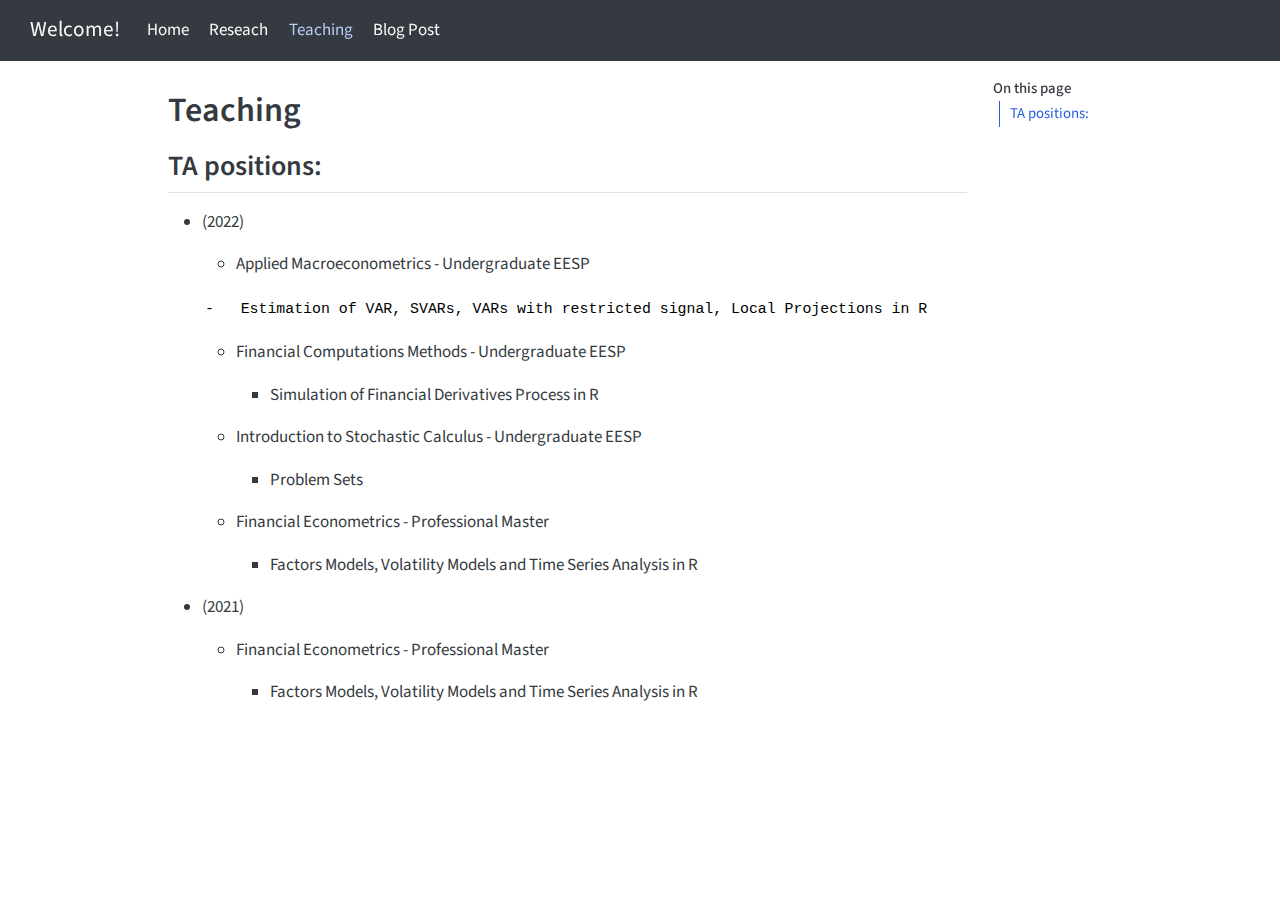
<file: docs/teaching.html>
<!DOCTYPE html>
<html xmlns="http://www.w3.org/1999/xhtml" lang="en" xml:lang="en"><head>

<meta charset="utf-8">
<meta name="generator" content="quarto-1.4.552">

<meta name="viewport" content="width=device-width, initial-scale=1.0, user-scalable=yes">


<title>Welcome! - Teaching</title>
<style>
code{white-space: pre-wrap;}
span.smallcaps{font-variant: small-caps;}
div.columns{display: flex; gap: min(4vw, 1.5em);}
div.column{flex: auto; overflow-x: auto;}
div.hanging-indent{margin-left: 1.5em; text-indent: -1.5em;}
ul.task-list{list-style: none;}
ul.task-list li input[type="checkbox"] {
  width: 0.8em;
  margin: 0 0.8em 0.2em -1em; /* quarto-specific, see https://github.com/quarto-dev/quarto-cli/issues/4556 */ 
  vertical-align: middle;
}
</style>


<script src="site_libs/quarto-nav/quarto-nav.js"></script>
<script src="site_libs/quarto-nav/headroom.min.js"></script>
<script src="site_libs/clipboard/clipboard.min.js"></script>
<script src="site_libs/quarto-html/quarto.js"></script>
<script src="site_libs/quarto-html/popper.min.js"></script>
<script src="site_libs/quarto-html/tippy.umd.min.js"></script>
<script src="site_libs/quarto-html/anchor.min.js"></script>
<link href="site_libs/quarto-html/tippy.css" rel="stylesheet">
<link href="site_libs/quarto-html/quarto-syntax-highlighting.css" rel="stylesheet" id="quarto-text-highlighting-styles">
<script src="site_libs/bootstrap/bootstrap.min.js"></script>
<link href="site_libs/bootstrap/bootstrap-icons.css" rel="stylesheet">
<link href="site_libs/bootstrap/bootstrap.min.css" rel="stylesheet" id="quarto-bootstrap" data-mode="light">
<script id="quarto-search-options" type="application/json">{
  "language": {
    "search-no-results-text": "No results",
    "search-matching-documents-text": "matching documents",
    "search-copy-link-title": "Copy link to search",
    "search-hide-matches-text": "Hide additional matches",
    "search-more-match-text": "more match in this document",
    "search-more-matches-text": "more matches in this document",
    "search-clear-button-title": "Clear",
    "search-text-placeholder": "",
    "search-detached-cancel-button-title": "Cancel",
    "search-submit-button-title": "Submit",
    "search-label": "Search"
  }
}</script>


<link rel="stylesheet" href="styles.css">
</head>

<body class="nav-fixed">

<div id="quarto-search-results"></div>
  <header id="quarto-header" class="headroom fixed-top">
    <nav class="navbar navbar-expand-lg " data-bs-theme="dark">
      <div class="navbar-container container-fluid">
      <div class="navbar-brand-container mx-auto">
    <a class="navbar-brand" href="./index.html">
    <span class="navbar-title">Welcome!</span>
    </a>
  </div>
          <button class="navbar-toggler" type="button" data-bs-toggle="collapse" data-bs-target="#navbarCollapse" aria-controls="navbarCollapse" aria-expanded="false" aria-label="Toggle navigation" onclick="if (window.quartoToggleHeadroom) { window.quartoToggleHeadroom(); }">
  <span class="navbar-toggler-icon"></span>
</button>
          <div class="collapse navbar-collapse" id="navbarCollapse">
            <ul class="navbar-nav navbar-nav-scroll me-auto">
  <li class="nav-item">
    <a class="nav-link" href="./about.html"> 
<span class="menu-text">Home</span></a>
  </li>  
  <li class="nav-item">
    <a class="nav-link" href="./research.html"> 
<span class="menu-text">Reseach</span></a>
  </li>  
  <li class="nav-item">
    <a class="nav-link active" href="./teaching.html" aria-current="page"> 
<span class="menu-text">Teaching</span></a>
  </li>  
  <li class="nav-item">
    <a class="nav-link" href="./blog_post.html"> 
<span class="menu-text">Blog Post</span></a>
  </li>  
</ul>
          </div> <!-- /navcollapse -->
          <div class="quarto-navbar-tools">
</div>
      </div> <!-- /container-fluid -->
    </nav>
</header>
<!-- content -->
<div id="quarto-content" class="quarto-container page-columns page-rows-contents page-layout-article page-navbar">
<!-- sidebar -->
<!-- margin-sidebar -->
    <div id="quarto-margin-sidebar" class="sidebar margin-sidebar">
        <nav id="TOC" role="doc-toc" class="toc-active">
    <h2 id="toc-title">On this page</h2>
   
  <ul>
  <li><a href="#ta-positions" id="toc-ta-positions" class="nav-link active" data-scroll-target="#ta-positions">TA positions:</a></li>
  </ul>
</nav>
    </div>
<!-- main -->
<main class="content" id="quarto-document-content">

<header id="title-block-header" class="quarto-title-block default">
<div class="quarto-title">
<h1 class="title">Teaching</h1>
</div>



<div class="quarto-title-meta">

    
  
    
  </div>
  


</header>


<section id="ta-positions" class="level2">
<h2 class="anchored" data-anchor-id="ta-positions">TA positions:</h2>
<ul>
<li><p>(2022)</p>
<ul>
<li>Applied Macroeconometrics - Undergraduate EESP</li>
</ul>
<pre><code>-   Estimation of VAR, SVARs, VARs with restricted signal, Local Projections in R</code></pre>
<ul>
<li><p>Financial Computations Methods - Undergraduate EESP</p>
<ul>
<li>Simulation of Financial Derivatives Process in R</li>
</ul></li>
<li><p>Introduction to Stochastic Calculus - Undergraduate EESP</p>
<ul>
<li>Problem Sets</li>
</ul></li>
<li><p>Financial Econometrics - Professional Master</p>
<ul>
<li>Factors Models, Volatility Models and Time Series Analysis in R</li>
</ul></li>
</ul></li>
<li><p>(2021)</p>
<ul>
<li><p>Financial Econometrics - Professional Master</p>
<ul>
<li>Factors Models, Volatility Models and Time Series Analysis in R</li>
</ul></li>
</ul></li>
</ul>


</section>

</main> <!-- /main -->
<script id="quarto-html-after-body" type="application/javascript">
window.document.addEventListener("DOMContentLoaded", function (event) {
  const toggleBodyColorMode = (bsSheetEl) => {
    const mode = bsSheetEl.getAttribute("data-mode");
    const bodyEl = window.document.querySelector("body");
    if (mode === "dark") {
      bodyEl.classList.add("quarto-dark");
      bodyEl.classList.remove("quarto-light");
    } else {
      bodyEl.classList.add("quarto-light");
      bodyEl.classList.remove("quarto-dark");
    }
  }
  const toggleBodyColorPrimary = () => {
    const bsSheetEl = window.document.querySelector("link#quarto-bootstrap");
    if (bsSheetEl) {
      toggleBodyColorMode(bsSheetEl);
    }
  }
  toggleBodyColorPrimary();  
  const icon = "";
  const anchorJS = new window.AnchorJS();
  anchorJS.options = {
    placement: 'right',
    icon: icon
  };
  anchorJS.add('.anchored');
  const isCodeAnnotation = (el) => {
    for (const clz of el.classList) {
      if (clz.startsWith('code-annotation-')) {                     
        return true;
      }
    }
    return false;
  }
  const clipboard = new window.ClipboardJS('.code-copy-button', {
    text: function(trigger) {
      const codeEl = trigger.previousElementSibling.cloneNode(true);
      for (const childEl of codeEl.children) {
        if (isCodeAnnotation(childEl)) {
          childEl.remove();
        }
      }
      return codeEl.innerText;
    }
  });
  clipboard.on('success', function(e) {
    // button target
    const button = e.trigger;
    // don't keep focus
    button.blur();
    // flash "checked"
    button.classList.add('code-copy-button-checked');
    var currentTitle = button.getAttribute("title");
    button.setAttribute("title", "Copied!");
    let tooltip;
    if (window.bootstrap) {
      button.setAttribute("data-bs-toggle", "tooltip");
      button.setAttribute("data-bs-placement", "left");
      button.setAttribute("data-bs-title", "Copied!");
      tooltip = new bootstrap.Tooltip(button, 
        { trigger: "manual", 
          customClass: "code-copy-button-tooltip",
          offset: [0, -8]});
      tooltip.show();    
    }
    setTimeout(function() {
      if (tooltip) {
        tooltip.hide();
        button.removeAttribute("data-bs-title");
        button.removeAttribute("data-bs-toggle");
        button.removeAttribute("data-bs-placement");
      }
      button.setAttribute("title", currentTitle);
      button.classList.remove('code-copy-button-checked');
    }, 1000);
    // clear code selection
    e.clearSelection();
  });
    var localhostRegex = new RegExp(/^(?:http|https):\/\/localhost\:?[0-9]*\//);
    var mailtoRegex = new RegExp(/^mailto:/);
      var filterRegex = new RegExp('/' + window.location.host + '/');
    var isInternal = (href) => {
        return filterRegex.test(href) || localhostRegex.test(href) || mailtoRegex.test(href);
    }
    // Inspect non-navigation links and adorn them if external
 	var links = window.document.querySelectorAll('a[href]:not(.nav-link):not(.navbar-brand):not(.toc-action):not(.sidebar-link):not(.sidebar-item-toggle):not(.pagination-link):not(.no-external):not([aria-hidden]):not(.dropdown-item):not(.quarto-navigation-tool)');
    for (var i=0; i<links.length; i++) {
      const link = links[i];
      if (!isInternal(link.href)) {
        // undo the damage that might have been done by quarto-nav.js in the case of
        // links that we want to consider external
        if (link.dataset.originalHref !== undefined) {
          link.href = link.dataset.originalHref;
        }
      }
    }
  function tippyHover(el, contentFn, onTriggerFn, onUntriggerFn) {
    const config = {
      allowHTML: true,
      maxWidth: 500,
      delay: 100,
      arrow: false,
      appendTo: function(el) {
          return el.parentElement;
      },
      interactive: true,
      interactiveBorder: 10,
      theme: 'quarto',
      placement: 'bottom-start',
    };
    if (contentFn) {
      config.content = contentFn;
    }
    if (onTriggerFn) {
      config.onTrigger = onTriggerFn;
    }
    if (onUntriggerFn) {
      config.onUntrigger = onUntriggerFn;
    }
    window.tippy(el, config); 
  }
  const noterefs = window.document.querySelectorAll('a[role="doc-noteref"]');
  for (var i=0; i<noterefs.length; i++) {
    const ref = noterefs[i];
    tippyHover(ref, function() {
      // use id or data attribute instead here
      let href = ref.getAttribute('data-footnote-href') || ref.getAttribute('href');
      try { href = new URL(href).hash; } catch {}
      const id = href.replace(/^#\/?/, "");
      const note = window.document.getElementById(id);
      if (note) {
        return note.innerHTML;
      } else {
        return "";
      }
    });
  }
  const xrefs = window.document.querySelectorAll('a.quarto-xref');
  const processXRef = (id, note) => {
    // Strip column container classes
    const stripColumnClz = (el) => {
      el.classList.remove("page-full", "page-columns");
      if (el.children) {
        for (const child of el.children) {
          stripColumnClz(child);
        }
      }
    }
    stripColumnClz(note)
    if (id === null || id.startsWith('sec-')) {
      // Special case sections, only their first couple elements
      const container = document.createElement("div");
      if (note.children && note.children.length > 2) {
        container.appendChild(note.children[0].cloneNode(true));
        for (let i = 1; i < note.children.length; i++) {
          const child = note.children[i];
          if (child.tagName === "P" && child.innerText === "") {
            continue;
          } else {
            container.appendChild(child.cloneNode(true));
            break;
          }
        }
        if (window.Quarto?.typesetMath) {
          window.Quarto.typesetMath(container);
        }
        return container.innerHTML
      } else {
        if (window.Quarto?.typesetMath) {
          window.Quarto.typesetMath(note);
        }
        return note.innerHTML;
      }
    } else {
      // Remove any anchor links if they are present
      const anchorLink = note.querySelector('a.anchorjs-link');
      if (anchorLink) {
        anchorLink.remove();
      }
      if (window.Quarto?.typesetMath) {
        window.Quarto.typesetMath(note);
      }
      // TODO in 1.5, we should make sure this works without a callout special case
      if (note.classList.contains("callout")) {
        return note.outerHTML;
      } else {
        return note.innerHTML;
      }
    }
  }
  for (var i=0; i<xrefs.length; i++) {
    const xref = xrefs[i];
    tippyHover(xref, undefined, function(instance) {
      instance.disable();
      let url = xref.getAttribute('href');
      let hash = undefined; 
      if (url.startsWith('#')) {
        hash = url;
      } else {
        try { hash = new URL(url).hash; } catch {}
      }
      if (hash) {
        const id = hash.replace(/^#\/?/, "");
        const note = window.document.getElementById(id);
        if (note !== null) {
          try {
            const html = processXRef(id, note.cloneNode(true));
            instance.setContent(html);
          } finally {
            instance.enable();
            instance.show();
          }
        } else {
          // See if we can fetch this
          fetch(url.split('#')[0])
          .then(res => res.text())
          .then(html => {
            const parser = new DOMParser();
            const htmlDoc = parser.parseFromString(html, "text/html");
            const note = htmlDoc.getElementById(id);
            if (note !== null) {
              const html = processXRef(id, note);
              instance.setContent(html);
            } 
          }).finally(() => {
            instance.enable();
            instance.show();
          });
        }
      } else {
        // See if we can fetch a full url (with no hash to target)
        // This is a special case and we should probably do some content thinning / targeting
        fetch(url)
        .then(res => res.text())
        .then(html => {
          const parser = new DOMParser();
          const htmlDoc = parser.parseFromString(html, "text/html");
          const note = htmlDoc.querySelector('main.content');
          if (note !== null) {
            // This should only happen for chapter cross references
            // (since there is no id in the URL)
            // remove the first header
            if (note.children.length > 0 && note.children[0].tagName === "HEADER") {
              note.children[0].remove();
            }
            const html = processXRef(null, note);
            instance.setContent(html);
          } 
        }).finally(() => {
          instance.enable();
          instance.show();
        });
      }
    }, function(instance) {
    });
  }
      let selectedAnnoteEl;
      const selectorForAnnotation = ( cell, annotation) => {
        let cellAttr = 'data-code-cell="' + cell + '"';
        let lineAttr = 'data-code-annotation="' +  annotation + '"';
        const selector = 'span[' + cellAttr + '][' + lineAttr + ']';
        return selector;
      }
      const selectCodeLines = (annoteEl) => {
        const doc = window.document;
        const targetCell = annoteEl.getAttribute("data-target-cell");
        const targetAnnotation = annoteEl.getAttribute("data-target-annotation");
        const annoteSpan = window.document.querySelector(selectorForAnnotation(targetCell, targetAnnotation));
        const lines = annoteSpan.getAttribute("data-code-lines").split(",");
        const lineIds = lines.map((line) => {
          return targetCell + "-" + line;
        })
        let top = null;
        let height = null;
        let parent = null;
        if (lineIds.length > 0) {
            //compute the position of the single el (top and bottom and make a div)
            const el = window.document.getElementById(lineIds[0]);
            top = el.offsetTop;
            height = el.offsetHeight;
            parent = el.parentElement.parentElement;
          if (lineIds.length > 1) {
            const lastEl = window.document.getElementById(lineIds[lineIds.length - 1]);
            const bottom = lastEl.offsetTop + lastEl.offsetHeight;
            height = bottom - top;
          }
          if (top !== null && height !== null && parent !== null) {
            // cook up a div (if necessary) and position it 
            let div = window.document.getElementById("code-annotation-line-highlight");
            if (div === null) {
              div = window.document.createElement("div");
              div.setAttribute("id", "code-annotation-line-highlight");
              div.style.position = 'absolute';
              parent.appendChild(div);
            }
            div.style.top = top - 2 + "px";
            div.style.height = height + 4 + "px";
            div.style.left = 0;
            let gutterDiv = window.document.getElementById("code-annotation-line-highlight-gutter");
            if (gutterDiv === null) {
              gutterDiv = window.document.createElement("div");
              gutterDiv.setAttribute("id", "code-annotation-line-highlight-gutter");
              gutterDiv.style.position = 'absolute';
              const codeCell = window.document.getElementById(targetCell);
              const gutter = codeCell.querySelector('.code-annotation-gutter');
              gutter.appendChild(gutterDiv);
            }
            gutterDiv.style.top = top - 2 + "px";
            gutterDiv.style.height = height + 4 + "px";
          }
          selectedAnnoteEl = annoteEl;
        }
      };
      const unselectCodeLines = () => {
        const elementsIds = ["code-annotation-line-highlight", "code-annotation-line-highlight-gutter"];
        elementsIds.forEach((elId) => {
          const div = window.document.getElementById(elId);
          if (div) {
            div.remove();
          }
        });
        selectedAnnoteEl = undefined;
      };
        // Handle positioning of the toggle
    window.addEventListener(
      "resize",
      throttle(() => {
        elRect = undefined;
        if (selectedAnnoteEl) {
          selectCodeLines(selectedAnnoteEl);
        }
      }, 10)
    );
    function throttle(fn, ms) {
    let throttle = false;
    let timer;
      return (...args) => {
        if(!throttle) { // first call gets through
            fn.apply(this, args);
            throttle = true;
        } else { // all the others get throttled
            if(timer) clearTimeout(timer); // cancel #2
            timer = setTimeout(() => {
              fn.apply(this, args);
              timer = throttle = false;
            }, ms);
        }
      };
    }
      // Attach click handler to the DT
      const annoteDls = window.document.querySelectorAll('dt[data-target-cell]');
      for (const annoteDlNode of annoteDls) {
        annoteDlNode.addEventListener('click', (event) => {
          const clickedEl = event.target;
          if (clickedEl !== selectedAnnoteEl) {
            unselectCodeLines();
            const activeEl = window.document.querySelector('dt[data-target-cell].code-annotation-active');
            if (activeEl) {
              activeEl.classList.remove('code-annotation-active');
            }
            selectCodeLines(clickedEl);
            clickedEl.classList.add('code-annotation-active');
          } else {
            // Unselect the line
            unselectCodeLines();
            clickedEl.classList.remove('code-annotation-active');
          }
        });
      }
  const findCites = (el) => {
    const parentEl = el.parentElement;
    if (parentEl) {
      const cites = parentEl.dataset.cites;
      if (cites) {
        return {
          el,
          cites: cites.split(' ')
        };
      } else {
        return findCites(el.parentElement)
      }
    } else {
      return undefined;
    }
  };
  var bibliorefs = window.document.querySelectorAll('a[role="doc-biblioref"]');
  for (var i=0; i<bibliorefs.length; i++) {
    const ref = bibliorefs[i];
    const citeInfo = findCites(ref);
    if (citeInfo) {
      tippyHover(citeInfo.el, function() {
        var popup = window.document.createElement('div');
        citeInfo.cites.forEach(function(cite) {
          var citeDiv = window.document.createElement('div');
          citeDiv.classList.add('hanging-indent');
          citeDiv.classList.add('csl-entry');
          var biblioDiv = window.document.getElementById('ref-' + cite);
          if (biblioDiv) {
            citeDiv.innerHTML = biblioDiv.innerHTML;
          }
          popup.appendChild(citeDiv);
        });
        return popup.innerHTML;
      });
    }
  }
});
</script>
</div> <!-- /content -->




</body></html>
</file>
<file: docs/site_libs/quarto-html/tippy.css>
.tippy-box[data-animation=fade][data-state=hidden]{opacity:0}[data-tippy-root]{max-width:calc(100vw - 10px)}.tippy-box{position:relative;background-color:#333;color:#fff;border-radius:4px;font-size:14px;line-height:1.4;white-space:normal;outline:0;transition-property:transform,visibility,opacity}.tippy-box[data-placement^=top]>.tippy-arrow{bottom:0}.tippy-box[data-placement^=top]>.tippy-arrow:before{bottom:-7px;left:0;border-width:8px 8px 0;border-top-color:initial;transform-origin:center top}.tippy-box[data-placement^=bottom]>.tippy-arrow{top:0}.tippy-box[data-placement^=bottom]>.tippy-arrow:before{top:-7px;left:0;border-width:0 8px 8px;border-bottom-color:initial;transform-origin:center bottom}.tippy-box[data-placement^=left]>.tippy-arrow{right:0}.tippy-box[data-placement^=left]>.tippy-arrow:before{border-width:8px 0 8px 8px;border-left-color:initial;right:-7px;transform-origin:center left}.tippy-box[data-placement^=right]>.tippy-arrow{left:0}.tippy-box[data-placement^=right]>.tippy-arrow:before{left:-7px;border-width:8px 8px 8px 0;border-right-color:initial;transform-origin:center right}.tippy-box[data-inertia][data-state=visible]{transition-timing-function:cubic-bezier(.54,1.5,.38,1.11)}.tippy-arrow{width:16px;height:16px;color:#333}.tippy-arrow:before{content:"";position:absolute;border-color:transparent;border-style:solid}.tippy-content{position:relative;padding:5px 9px;z-index:1}
</file>
<file: docs/site_libs/quarto-html/quarto-syntax-highlighting.css>
/* quarto syntax highlight colors */
:root {
  --quarto-hl-ot-color: #003B4F;
  --quarto-hl-at-color: #657422;
  --quarto-hl-ss-color: #20794D;
  --quarto-hl-an-color: #5E5E5E;
  --quarto-hl-fu-color: #4758AB;
  --quarto-hl-st-color: #20794D;
  --quarto-hl-cf-color: #003B4F;
  --quarto-hl-op-color: #5E5E5E;
  --quarto-hl-er-color: #AD0000;
  --quarto-hl-bn-color: #AD0000;
  --quarto-hl-al-color: #AD0000;
  --quarto-hl-va-color: #111111;
  --quarto-hl-bu-color: inherit;
  --quarto-hl-ex-color: inherit;
  --quarto-hl-pp-color: #AD0000;
  --quarto-hl-in-color: #5E5E5E;
  --quarto-hl-vs-color: #20794D;
  --quarto-hl-wa-color: #5E5E5E;
  --quarto-hl-do-color: #5E5E5E;
  --quarto-hl-im-color: #00769E;
  --quarto-hl-ch-color: #20794D;
  --quarto-hl-dt-color: #AD0000;
  --quarto-hl-fl-color: #AD0000;
  --quarto-hl-co-color: #5E5E5E;
  --quarto-hl-cv-color: #5E5E5E;
  --quarto-hl-cn-color: #8f5902;
  --quarto-hl-sc-color: #5E5E5E;
  --quarto-hl-dv-color: #AD0000;
  --quarto-hl-kw-color: #003B4F;
}

/* other quarto variables */
:root {
  --quarto-font-monospace: SFMono-Regular, Menlo, Monaco, Consolas, "Liberation Mono", "Courier New", monospace;
}

pre > code.sourceCode > span {
  color: #003B4F;
}

code span {
  color: #003B4F;
}

code.sourceCode > span {
  color: #003B4F;
}

div.sourceCode,
div.sourceCode pre.sourceCode {
  color: #003B4F;
}

code span.ot {
  color: #003B4F;
  font-style: inherit;
}

code span.at {
  color: #657422;
  font-style: inherit;
}

code span.ss {
  color: #20794D;
  font-style: inherit;
}

code span.an {
  color: #5E5E5E;
  font-style: inherit;
}

code span.fu {
  color: #4758AB;
  font-style: inherit;
}

code span.st {
  color: #20794D;
  font-style: inherit;
}

code span.cf {
  color: #003B4F;
  font-style: inherit;
}

code span.op {
  color: #5E5E5E;
  font-style: inherit;
}

code span.er {
  color: #AD0000;
  font-style: inherit;
}

code span.bn {
  color: #AD0000;
  font-style: inherit;
}

code span.al {
  color: #AD0000;
  font-style: inherit;
}

code span.va {
  color: #111111;
  font-style: inherit;
}

code span.bu {
  font-style: inherit;
}

code span.ex {
  font-style: inherit;
}

code span.pp {
  color: #AD0000;
  font-style: inherit;
}

code span.in {
  color: #5E5E5E;
  font-style: inherit;
}

code span.vs {
  color: #20794D;
  font-style: inherit;
}

code span.wa {
  color: #5E5E5E;
  font-style: italic;
}

code span.do {
  color: #5E5E5E;
  font-style: italic;
}

code span.im {
  color: #00769E;
  font-style: inherit;
}

code span.ch {
  color: #20794D;
  font-style: inherit;
}

code span.dt {
  color: #AD0000;
  font-style: inherit;
}

code span.fl {
  color: #AD0000;
  font-style: inherit;
}

code span.co {
  color: #5E5E5E;
  font-style: inherit;
}

code span.cv {
  color: #5E5E5E;
  font-style: italic;
}

code span.cn {
  color: #8f5902;
  font-style: inherit;
}

code span.sc {
  color: #5E5E5E;
  font-style: inherit;
}

code span.dv {
  color: #AD0000;
  font-style: inherit;
}

code span.kw {
  color: #003B4F;
  font-style: inherit;
}

.prevent-inlining {
  content: "</";
}

/*# sourceMappingURL=debc5d5d77c3f9108843748ff7464032.css.map */
</file>
<file: docs/styles.css>
/* css styles */
</file>
